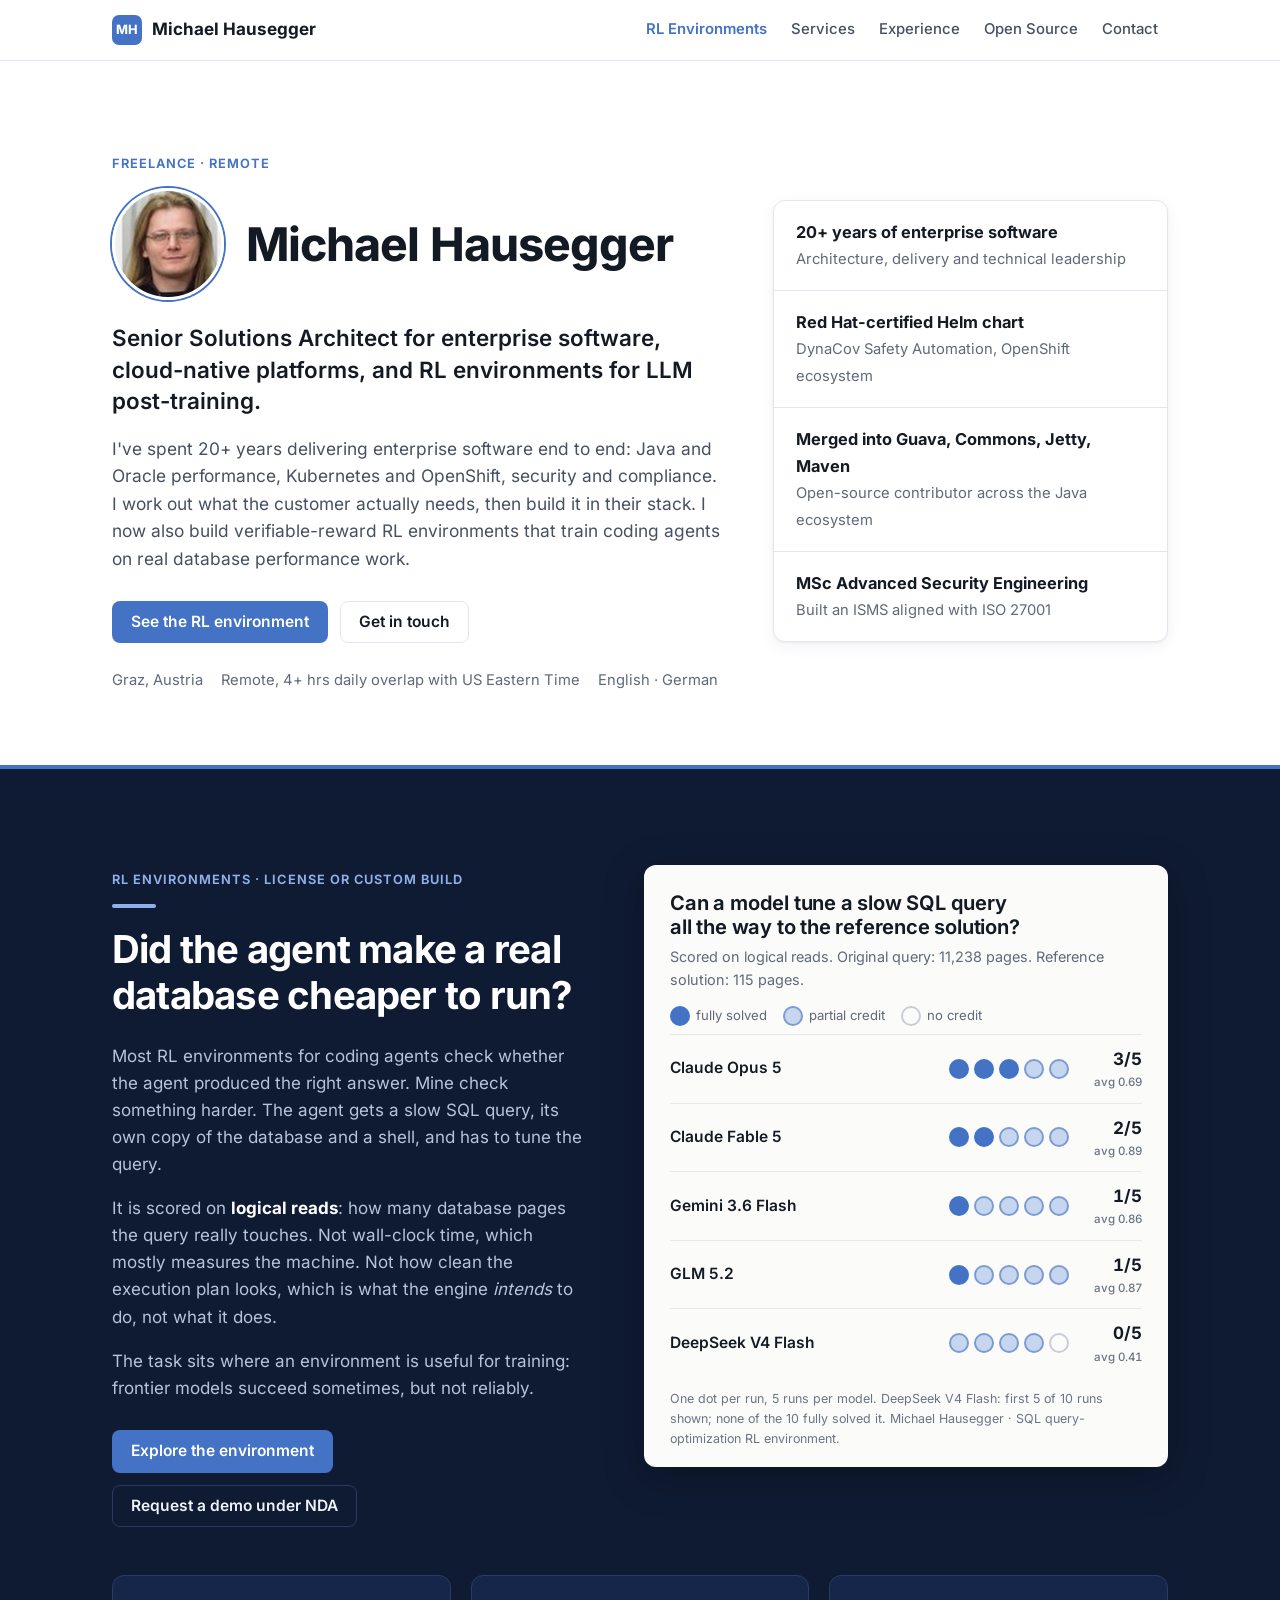
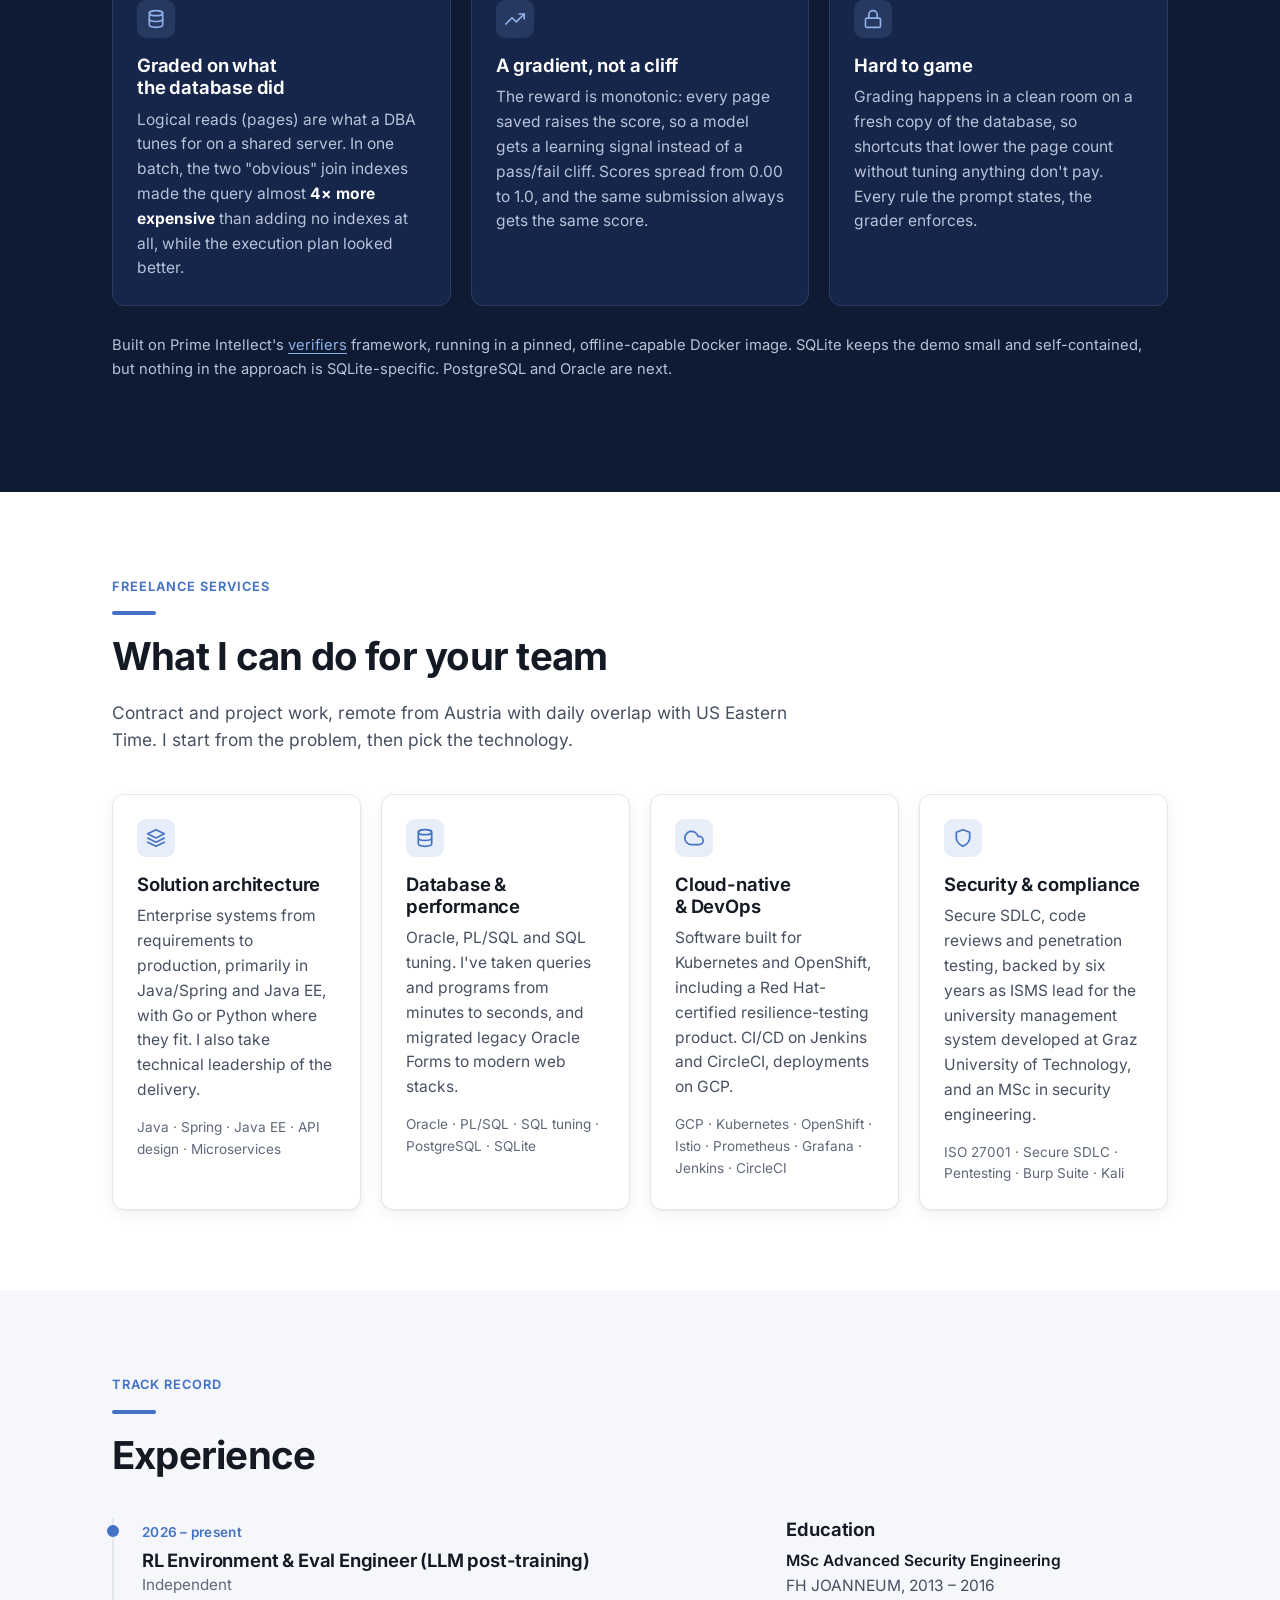
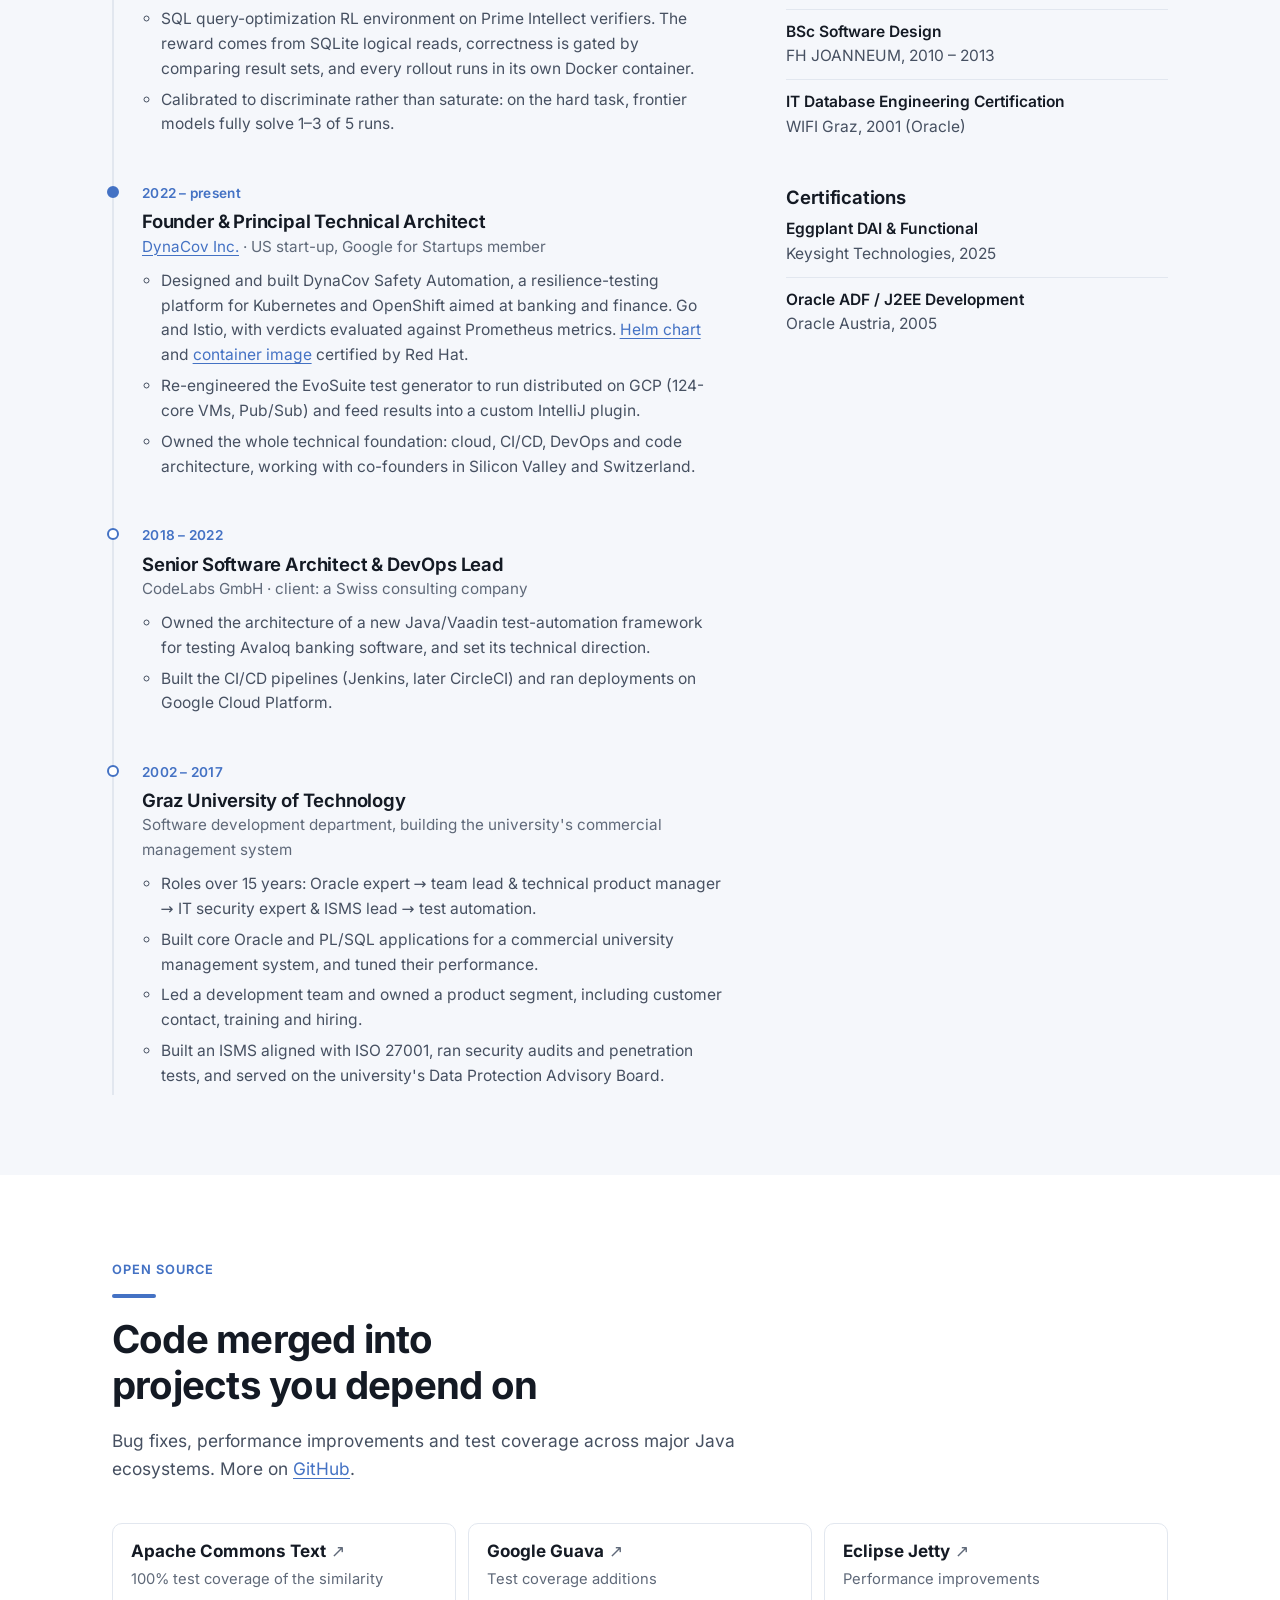
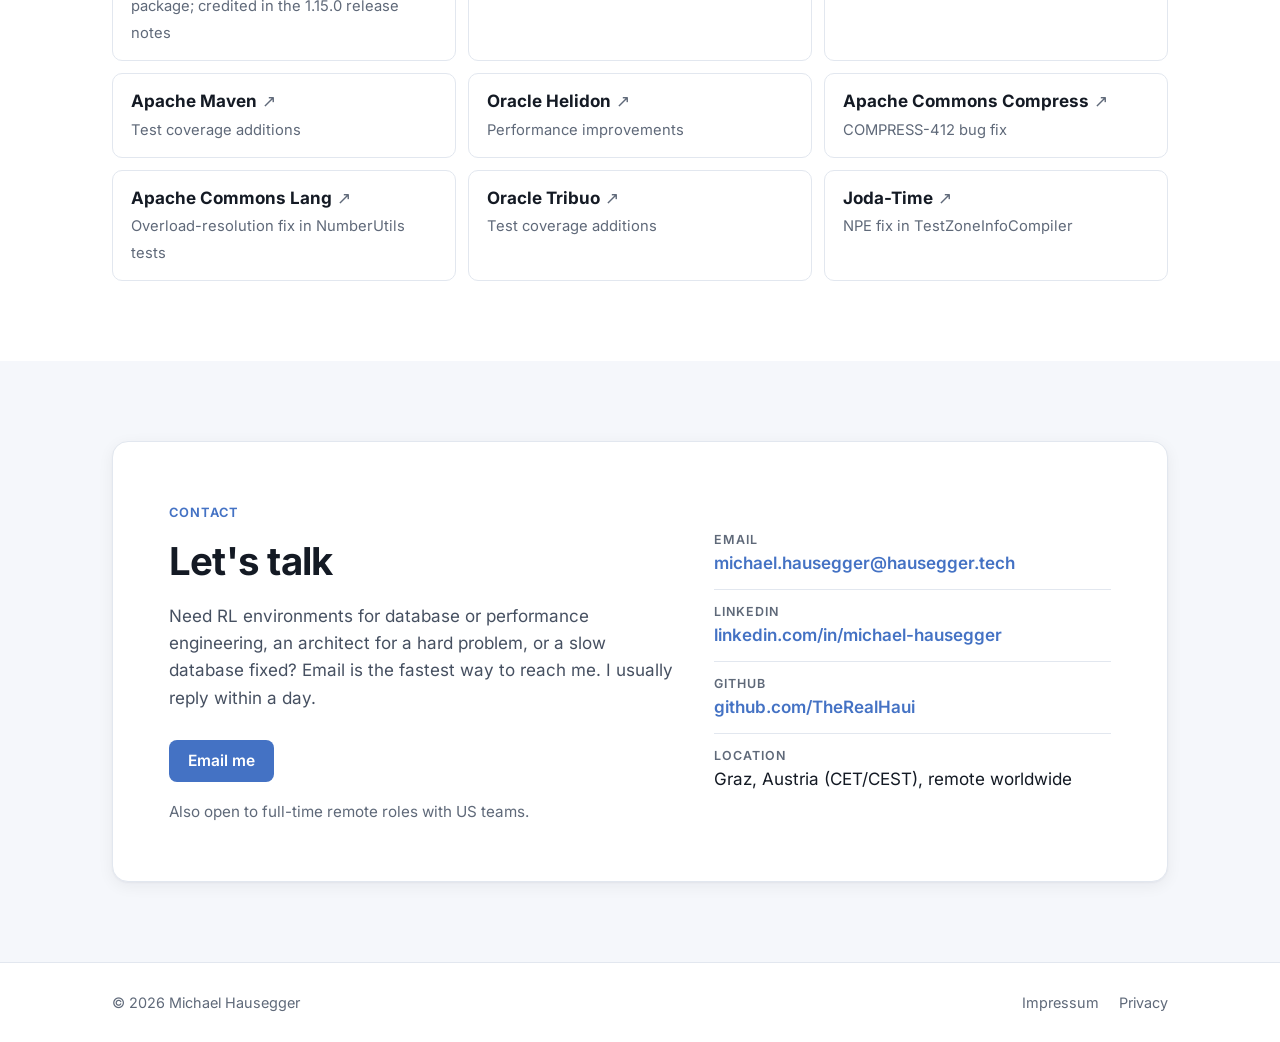
<file: index.html>
<!DOCTYPE html>
<html lang="en">
<head>
  <meta charset="utf-8">
  <meta name="viewport" content="width=device-width, initial-scale=1">
  <title>Michael Hausegger · Solutions Architect &amp; RL Environments</title>
  <meta name="description" content="Senior Solutions Architect with 20+ years in enterprise software, Oracle performance, cloud-native platforms and security. Builds verifiable-reward RL environments that train coding agents on real database performance engineering.">
  <link rel="canonical" href="https://hausegger.tech/">
  <meta name="theme-color" content="#4472c4">
  <link rel="icon" href="assets/img/favicon.svg" type="image/svg+xml">

  <!-- Open Graph / Twitter: LinkedIn is the main traffic source, so the share card matters.
       og:image must be an absolute URL or LinkedIn ignores it. -->
  <meta property="og:type" content="website">
  <meta property="og:url" content="https://hausegger.tech/">
  <meta property="og:title" content="Michael Hausegger · Solutions Architect &amp; RL Environments">
  <meta property="og:description" content="RL environments that grade what the database actually did, built by a 20-year enterprise architect. Freelance, remote, 4+ hrs daily overlap with US Eastern.">
  <meta property="og:image" content="https://hausegger.tech/assets/img/og-image.png">
  <meta property="og:image:width" content="1200">
  <meta property="og:image:height" content="630">
  <meta name="twitter:card" content="summary_large_image">

  <link rel="preload" href="assets/fonts/inter-latin-var.woff2" as="font" type="font/woff2" crossorigin>
  <link rel="stylesheet" href="assets/css/style.css">

  <script type="application/ld+json">
  {
    "@context": "https://schema.org",
    "@graph": [
      {
        "@type": "Person",
        "@id": "https://hausegger.tech/#person",
        "name": "Michael Hausegger",
        "jobTitle": "Senior Solutions Architect",
        "image": "https://hausegger.tech/assets/img/michael-hausegger.jpg",
        "url": "https://hausegger.tech/",
        "email": "mailto:michael.hausegger@hausegger.tech",
        "address": { "@type": "PostalAddress", "addressLocality": "Graz", "addressCountry": "AT" },
        "alumniOf": "FH JOANNEUM University of Applied Sciences",
        "knowsAbout": ["Reinforcement learning environments", "LLM evaluation", "SQL performance tuning", "Oracle Database", "Java", "Kubernetes", "OpenShift", "Information security", "ISO 27001"],
        "sameAs": ["https://www.linkedin.com/in/michael-hausegger/", "https://github.com/TheRealHaui"]
      },
      {
        "@type": "ProfessionalService",
        "name": "Michael Hausegger — IT Architecture & RL Environments",
        "url": "https://hausegger.tech/",
        "founder": { "@id": "https://hausegger.tech/#person" },
        "areaServed": "Worldwide",
        "serviceType": ["RL environment development", "Solution architecture", "Database performance tuning", "Cloud-native consulting", "Security consulting"]
      }
    ]
  }
  </script>
</head>
<body>
  <a class="skip-link" href="#main">Skip to content</a>

  <header class="site-header">
    <div class="container">
      <a class="brand" href="#top" aria-label="Michael Hausegger, home">
        <span class="brand-mark" aria-hidden="true">MH</span>
        <span class="brand-name">Michael Hausegger</span>
      </a>
      <nav class="site-nav" aria-label="Main">
        <ul>
          <li><a class="nav-rl" href="#rl">RL Environments</a></li>
          <li class="nav-optional"><a href="#services">Services</a></li>
          <li class="nav-optional"><a href="#experience">Experience</a></li>
          <li class="nav-optional"><a href="#open-source">Open Source</a></li>
          <li><a href="#contact">Contact</a></li>
        </ul>
      </nav>
    </div>
  </header>

  <main id="main">
    <!-- ================= Hero ================= -->
    <section class="hero" id="top">
      <div class="container hero-grid">
        <div>
          <span class="eyebrow">Freelance · Remote</span>
          <div class="hero-id">
            <img class="portrait" src="assets/img/michael-hausegger.jpg" alt="Portrait of Michael Hausegger" width="112" height="112">
            <h1>Michael Hausegger</h1>
          </div>
          <p class="role">Senior Solutions Architect for enterprise software, cloud-native platforms, and RL environments for LLM post-training.</p>
          <p class="lead">I've spent 20+ years delivering enterprise software end to end: Java and Oracle performance, Kubernetes and OpenShift, security and compliance. I work out what the customer actually needs, then build it in their stack. I now also build verifiable-reward RL environments that train coding agents on real database performance work.</p>
          <div class="btn-row">
            <a class="btn btn-primary" href="#rl">See the RL environment</a>
            <a class="btn btn-ghost" href="#contact">Get in touch</a>
          </div>
          <div class="meta">
            <span>Graz, Austria</span>
            <span>Remote, 4+ hrs daily overlap with US Eastern Time</span>
            <span>English · German</span>
          </div>
        </div>
        <ul class="facts">
          <li><strong>20+ years of enterprise software</strong><span>Architecture, delivery and technical leadership</span></li>
          <li><strong>Red Hat-certified Helm chart</strong><span>DynaCov Safety Automation, OpenShift ecosystem</span></li>
          <li><strong>Merged into Guava, Commons, Jetty, Maven</strong><span>Open-source contributor across the Java ecosystem</span></li>
          <li><strong>MSc Advanced Security Engineering</strong><span>Built an ISMS aligned with ISO 27001</span></li>
        </ul>
      </div>
    </section>

    <!-- ================= RL Environments (the featured section) ================= -->
    <section class="band" id="rl" aria-labelledby="rl-title">
      <div class="container">
        <div class="band-intro">
          <div class="copy">
            <div class="section-head tight">
              <span class="eyebrow">RL Environments · License or custom build</span>
              <h2 id="rl-title">Did the agent make a real database cheaper to run?</h2>
            </div>
            <p>Most RL environments for coding agents check whether the agent produced the right answer. Mine check something harder. The agent gets a slow SQL query, its own copy of the database and a shell, and has to tune the query.</p>
            <p>It is scored on <strong class="hl">logical reads</strong>: how many database pages the query really touches. Not wall-clock time, which mostly measures the machine. Not how clean the execution plan looks, which is what the engine <em>intends</em> to do, not what it does.</p>
            <p>The task sits where an environment is useful for training: frontier models succeed sometimes, but not reliably.</p>
            <div class="btn-row mt">
              <a class="btn btn-primary" href="rl-environments.html">Explore the environment</a>
              <a class="btn btn-ghost" href="mailto:michael.hausegger@hausegger.tech?subject=RL%20environment%20demo%20under%20NDA">Request a demo under NDA</a>
            </div>
          </div>

          <!-- Task 2 results. One dot per run, sorted best-first. DeepSeek V4 Flash shows the first 5
               completed rollouts of its 10-rollout run (865a5b88) so the chart matches the LinkedIn post.
               Source: verifiers eval runs (screenshots in assets/img/evals/). -->
          <figure class="chart">
            <h3>Can a model tune a slow SQL query all the way to the reference solution?</h3>
            <p class="sub">Scored on logical reads. Original query: 11,238 pages. Reference solution: 115 pages.</p>
            <div class="legend" aria-hidden="true">
              <span><i class="dot full"></i> fully solved</span>
              <span><i class="dot partial"></i> partial credit</span>
              <span><i class="dot"></i> no credit</span>
            </div>
            <ul class="chart-rows">
              <li class="chart-row">
                <span class="sr-only">Claude Opus 5: 3 of 5 runs fully solved, mean reward 0.69</span>
                <span class="model" aria-hidden="true">Claude Opus 5</span>
                <span class="dots" aria-hidden="true"><i class="dot full" title="1.00"></i><i class="dot full" title="1.00"></i><i class="dot full" title="1.00"></i><i class="dot partial" title="0.24"></i><i class="dot partial" title="0.24"></i></span>
                <span class="score" aria-hidden="true">3/5<span class="avg">avg 0.69</span></span>
              </li>
              <li class="chart-row">
                <span class="sr-only">Claude Fable 5: 2 of 5 runs fully solved, mean reward 0.89</span>
                <span class="model" aria-hidden="true">Claude Fable 5</span>
                <span class="dots" aria-hidden="true"><i class="dot full" title="1.00"></i><i class="dot full" title="1.00"></i><i class="dot partial" title="0.86"></i><i class="dot partial" title="0.86"></i><i class="dot partial" title="0.75"></i></span>
                <span class="score" aria-hidden="true">2/5<span class="avg">avg 0.89</span></span>
              </li>
              <li class="chart-row">
                <span class="sr-only">Gemini 3.6 Flash: 1 of 5 runs fully solved, mean reward 0.86</span>
                <span class="model" aria-hidden="true">Gemini 3.6 Flash</span>
                <span class="dots" aria-hidden="true"><i class="dot full" title="1.00"></i><i class="dot partial" title="0.86"></i><i class="dot partial" title="0.83"></i><i class="dot partial" title="0.83"></i><i class="dot partial" title="0.75"></i></span>
                <span class="score" aria-hidden="true">1/5<span class="avg">avg 0.86</span></span>
              </li>
              <li class="chart-row">
                <span class="sr-only">GLM 5.2: 1 of 5 runs fully solved, mean reward 0.87</span>
                <span class="model" aria-hidden="true">GLM 5.2</span>
                <span class="dots" aria-hidden="true"><i class="dot full" title="1.00"></i><i class="dot partial" title="0.87"></i><i class="dot partial" title="0.86"></i><i class="dot partial" title="0.85"></i><i class="dot partial" title="0.75"></i></span>
                <span class="score" aria-hidden="true">1/5<span class="avg">avg 0.87</span></span>
              </li>
              <li class="chart-row">
                <span class="sr-only">DeepSeek V4 Flash: 0 of 5 runs fully solved, mean reward 0.41</span>
                <span class="model" aria-hidden="true">DeepSeek V4 Flash</span>
                <span class="dots" aria-hidden="true"><i class="dot partial" title="0.80"></i><i class="dot partial" title="0.80"></i><i class="dot partial" title="0.24"></i><i class="dot partial" title="0.24"></i><i class="dot" title="0.00"></i></span>
                <span class="score" aria-hidden="true">0/5<span class="avg">avg 0.41</span></span>
              </li>
            </ul>
            <figcaption class="foot">One dot per run, 5 runs per model. DeepSeek V4 Flash: first 5 of 10 runs shown; none of the 10 fully solved it. Michael Hausegger · SQL query-optimization RL environment.</figcaption>
          </figure>
        </div>

        <div class="cards cols-3">
          <article class="card">
            <div class="card-icon" aria-hidden="true"><svg viewBox="0 0 24 24" fill="none" stroke="currentColor" stroke-width="2" stroke-linecap="round" stroke-linejoin="round"><ellipse cx="12" cy="5" rx="8" ry="3"/><path d="M4 5v14c0 1.7 3.6 3 8 3s8-1.3 8-3V5"/><path d="M4 12c0 1.7 3.6 3 8 3s8-1.3 8-3"/></svg></div>
            <h3>Graded on what the database did</h3>
            <p>Logical reads (pages) are what a DBA tunes for on a shared server. In one batch, the two "obvious" join indexes made the query almost <strong class="hl">4× more expensive</strong> than adding no indexes at all, while the execution plan looked better.</p>
          </article>
          <article class="card">
            <div class="card-icon" aria-hidden="true"><svg viewBox="0 0 24 24" fill="none" stroke="currentColor" stroke-width="2" stroke-linecap="round" stroke-linejoin="round"><path d="m23 6-9.5 9.5-5-5L1 18"/><path d="M17 6h6v6"/></svg></div>
            <h3>A gradient, not a cliff</h3>
            <p>The reward is monotonic: every page saved raises the score, so a model gets a learning signal instead of a pass/fail cliff. Scores spread from 0.00 to 1.0, and the same submission always gets the same score.</p>
          </article>
          <article class="card">
            <div class="card-icon" aria-hidden="true"><svg viewBox="0 0 24 24" fill="none" stroke="currentColor" stroke-width="2" stroke-linecap="round" stroke-linejoin="round"><rect x="3" y="11" width="18" height="11" rx="2"/><path d="M7 11V7a5 5 0 0 1 10 0v4"/></svg></div>
            <h3>Hard to game</h3>
            <p>Grading happens in a clean room on a fresh copy of the database, so shortcuts that lower the page count without tuning anything don't pay. Every rule the prompt states, the grader enforces.</p>
          </article>
        </div>

        <p class="band-note">Built on Prime Intellect's <a href="https://github.com/PrimeIntellect-ai/verifiers">verifiers</a> framework, running in a pinned, offline-capable Docker image. SQLite keeps the demo small and self-contained, but nothing in the approach is SQLite-specific. PostgreSQL and Oracle are next.</p>
      </div>
    </section>

    <!-- ================= Services ================= -->
    <section class="section" id="services" aria-labelledby="services-title">
      <div class="container">
        <div class="section-head">
          <span class="eyebrow">Freelance services</span>
          <h2 id="services-title">What I can do for your team</h2>
          <p>Contract and project work, remote from Austria with daily overlap with US Eastern Time. I start from the problem, then pick the technology.</p>
        </div>
        <div class="cards cols-4">
          <article class="card">
            <div class="card-icon" aria-hidden="true"><svg viewBox="0 0 24 24" fill="none" stroke="currentColor" stroke-width="2" stroke-linecap="round" stroke-linejoin="round"><path d="M12 2 2 7l10 5 10-5-10-5z"/><path d="m2 17 10 5 10-5"/><path d="m2 12 10 5 10-5"/></svg></div>
            <h3>Solution architecture</h3>
            <p>Enterprise systems from requirements to production, primarily in Java/Spring and Java EE, with Go or Python where they fit. I also take technical leadership of the delivery.</p>
            <p class="tags">Java · Spring · Java EE · API design · Microservices</p>
          </article>
          <article class="card">
            <div class="card-icon" aria-hidden="true"><svg viewBox="0 0 24 24" fill="none" stroke="currentColor" stroke-width="2" stroke-linecap="round" stroke-linejoin="round"><ellipse cx="12" cy="5" rx="8" ry="3"/><path d="M4 5v14c0 1.7 3.6 3 8 3s8-1.3 8-3V5"/><path d="M4 12c0 1.7 3.6 3 8 3s8-1.3 8-3"/></svg></div>
            <h3>Database &amp; performance</h3>
            <p>Oracle, PL/SQL and SQL tuning. I've taken queries and programs from minutes to seconds, and migrated legacy Oracle Forms to modern web stacks.</p>
            <p class="tags">Oracle · PL/SQL · SQL tuning · PostgreSQL · SQLite</p>
          </article>
          <article class="card">
            <div class="card-icon" aria-hidden="true"><svg viewBox="0 0 24 24" fill="none" stroke="currentColor" stroke-width="2" stroke-linecap="round" stroke-linejoin="round"><path d="M18 10h-1.26A8 8 0 1 0 9 20h9a5 5 0 0 0 0-10z"/></svg></div>
            <h3>Cloud-native &amp; DevOps</h3>
            <p>Software built for Kubernetes and OpenShift, including a Red Hat-certified resilience-testing product. CI/CD on Jenkins and CircleCI, deployments on GCP.</p>
            <p class="tags">GCP · Kubernetes · OpenShift · Istio · Prometheus · Grafana · Jenkins · CircleCI</p>
          </article>
          <article class="card">
            <div class="card-icon" aria-hidden="true"><svg viewBox="0 0 24 24" fill="none" stroke="currentColor" stroke-width="2" stroke-linecap="round" stroke-linejoin="round"><path d="M12 22s8-4 8-10V5l-8-3-8 3v7c0 6 8 10 8 10z"/></svg></div>
            <h3>Security &amp; compliance</h3>
            <p>Secure SDLC, code reviews and penetration testing, backed by six years as ISMS lead for the university management system developed at Graz University of Technology, and an MSc in security engineering.</p>
            <p class="tags">ISO 27001 · Secure SDLC · Pentesting · Burp Suite · Kali</p>
          </article>
        </div>
      </div>
    </section>

    <!-- ================= Experience ================= -->
    <section class="section section-alt" id="experience" aria-labelledby="experience-title">
      <div class="container">
        <div class="section-head">
          <span class="eyebrow">Track record</span>
          <h2 id="experience-title">Experience</h2>
        </div>
        <div class="two-col">
          <ol class="timeline">
            <li class="current">
              <span class="when">2026 – present</span>
              <h3>RL Environment &amp; Eval Engineer (LLM post-training)</h3>
              <div class="org">Independent</div>
              <ul>
                <li>SQL query-optimization RL environment on Prime Intellect verifiers. The reward comes from SQLite logical reads, correctness is gated by comparing result sets, and every rollout runs in its own Docker container.</li>
                <li>Calibrated to discriminate rather than saturate: on the hard task, frontier models fully solve 1–3 of 5 runs.</li>
              </ul>
            </li>
            <li class="current">
              <span class="when">2022 – present</span>
              <h3>Founder &amp; Principal Technical Architect</h3>
              <div class="org"><a href="https://www.safetyautomation.ai/">DynaCov Inc.</a> · US start-up, Google for Startups member</div>
              <ul>
                <li>Designed and built DynaCov Safety Automation, a resilience-testing platform for Kubernetes and OpenShift aimed at banking and finance. Go and Istio, with verdicts evaluated against Prometheus metrics. <a href="https://github.com/openshift-helm-charts/charts/pull/3125">Helm chart</a> and <a href="https://catalog.redhat.com/en/software/container-stacks/detail/69cd46f81b5d2953b1b5d7d4#overview">container image</a> certified by Red Hat.</li>
                <li>Re-engineered the EvoSuite test generator to run distributed on GCP (124-core VMs, Pub/Sub) and feed results into a custom IntelliJ plugin.</li>
                <li>Owned the whole technical foundation: cloud, CI/CD, DevOps and code architecture, working with co-founders in Silicon Valley and Switzerland.</li>
              </ul>
            </li>
            <li>
              <span class="when">2018 – 2022</span>
              <h3>Senior Software Architect &amp; DevOps Lead</h3>
              <div class="org">CodeLabs GmbH · client: a Swiss consulting company</div>
              <ul>
                <li>Owned the architecture of a new Java/Vaadin test-automation framework for testing Avaloq banking software, and set its technical direction.</li>
                <li>Built the CI/CD pipelines (Jenkins, later CircleCI) and ran deployments on Google Cloud Platform.</li>
              </ul>
            </li>
            <li>
              <span class="when">2002 – 2017</span>
              <h3>Graz University of Technology</h3>
              <div class="org">Software development department, building the university's commercial management system</div>
              <ul>
                <li>Roles over 15 years: Oracle expert → team lead &amp; technical product manager → IT security expert &amp; ISMS lead → test automation.</li>
                <li>Built core Oracle and PL/SQL applications for a commercial university management system, and tuned their performance.</li>
                <li>Led a development team and owned a product segment, including customer contact, training and hiring.</li>
                <li>Built an ISMS aligned with ISO 27001, ran security audits and penetration tests, and served on the university's Data Protection Advisory Board.</li>
              </ul>
            </li>
          </ol>

          <aside class="side">
            <div class="block">
              <h3>Education</h3>
              <ul>
                <li><strong>MSc Advanced Security Engineering</strong>FH JOANNEUM, 2013 – 2016</li>
                <li><strong>BSc Software Design</strong>FH JOANNEUM, 2010 – 2013</li>
                <li><strong>IT Database Engineering Certification</strong>WIFI Graz, 2001 (Oracle)</li>
              </ul>
            </div>
            <div class="block">
              <h3>Certifications</h3>
              <ul>
                <li><strong>Eggplant DAI &amp; Functional</strong>Keysight Technologies, 2025</li>
                <li><strong>Oracle ADF / J2EE Development</strong>Oracle Austria, 2005</li>
              </ul>
            </div>
          </aside>
        </div>
      </div>
    </section>

    <!-- ================= Open source ================= -->
    <section class="section" id="open-source" aria-labelledby="oss-title">
      <div class="container">
        <div class="section-head">
          <span class="eyebrow">Open source</span>
          <h2 id="oss-title">Code merged into projects you depend on</h2>
          <p>Bug fixes, performance improvements and test coverage across major Java ecosystems. More on <a href="https://github.com/TheRealHaui">GitHub</a>.</p>
        </div>
        <ul class="oss">
          <li><a href="https://github.com/apache/commons-text/pull/728"><strong>Apache Commons Text</strong></a><span>100% test coverage of the similarity package; credited in the 1.15.0 release notes</span></li>
          <li><a href="https://github.com/google/guava/pull/2825"><strong>Google Guava</strong></a><span>Test coverage additions</span></li>
          <li><a href="https://github.com/jetty/jetty.project/pull/3657"><strong>Eclipse Jetty</strong></a><span>Performance improvements</span></li>
          <li><a href="https://github.com/apache/maven/pull/11470"><strong>Apache Maven</strong></a><span>Test coverage additions</span></li>
          <li><a href="https://github.com/helidon-io/helidon/pull/711"><strong>Oracle Helidon</strong></a><span>Performance improvements</span></li>
          <li><a href="https://github.com/apache/commons-compress/pull/35"><strong>Apache Commons Compress</strong></a><span>COMPRESS-412 bug fix</span></li>
          <li><a href="https://github.com/apache/commons-lang/pull/1506"><strong>Apache Commons Lang</strong></a><span>Overload-resolution fix in NumberUtils tests</span></li>
          <li><a href="https://github.com/oracle/tribuo/pull/415"><strong>Oracle Tribuo</strong></a><span>Test coverage additions</span></li>
          <li><a href="https://github.com/JodaOrg/joda-time/pull/438"><strong>Joda-Time</strong></a><span>NPE fix in TestZoneInfoCompiler</span></li>
        </ul>
      </div>
    </section>

    <!-- ================= Contact ================= -->
    <section class="section section-alt" id="contact" aria-labelledby="contact-title">
      <div class="container">
        <div class="contact-card">
          <div>
            <span class="eyebrow">Contact</span>
            <h2 id="contact-title">Let's talk</h2>
            <p class="muted">Need RL environments for database or performance engineering, an architect for a hard problem, or a slow database fixed? Email is the fastest way to reach me. I usually reply within a day.</p>
            <div class="btn-row mt">
              <a class="btn btn-primary" href="mailto:michael.hausegger@hausegger.tech">Email me</a>
            </div>
            <!-- Deliberately one quiet line: a loud "hire me" would undercut the freelance/vendor positioning. -->
            <p class="also">Also open to full-time remote roles with US teams.</p>
          </div>
          <ul class="contact-links">
            <li><span class="label">Email</span><a href="mailto:michael.hausegger@hausegger.tech">michael.hausegger@hausegger.tech</a></li>
            <li><span class="label">LinkedIn</span><a href="https://www.linkedin.com/in/michael-hausegger/">linkedin.com/in/michael-hausegger</a></li>
            <li><span class="label">GitHub</span><a href="https://github.com/TheRealHaui">github.com/TheRealHaui</a></li>
            <li><span class="label">Location</span><span>Graz, Austria (CET/CEST), remote worldwide</span></li>
          </ul>
        </div>
      </div>
    </section>
  </main>

  <footer class="site-footer">
    <div class="container">
      <span>© 2026 Michael Hausegger</span>
      <nav aria-label="Legal">
        <a href="impressum.html">Impressum</a>
        <a href="privacy.html">Privacy</a>
      </nav>
    </div>
  </footer>

  <!-- GoatCounter: cookieless, no personal data stored, so no consent banner is needed.
       count.js is self-hosted so the only third-party request is the page-view ping itself.
       It skips localhost automatically, so local previews are never counted. -->
  <script data-goatcounter="https://hausegger.goatcounter.com/count" async src="assets/js/count.js"></script>
</body>
</html>
</file>
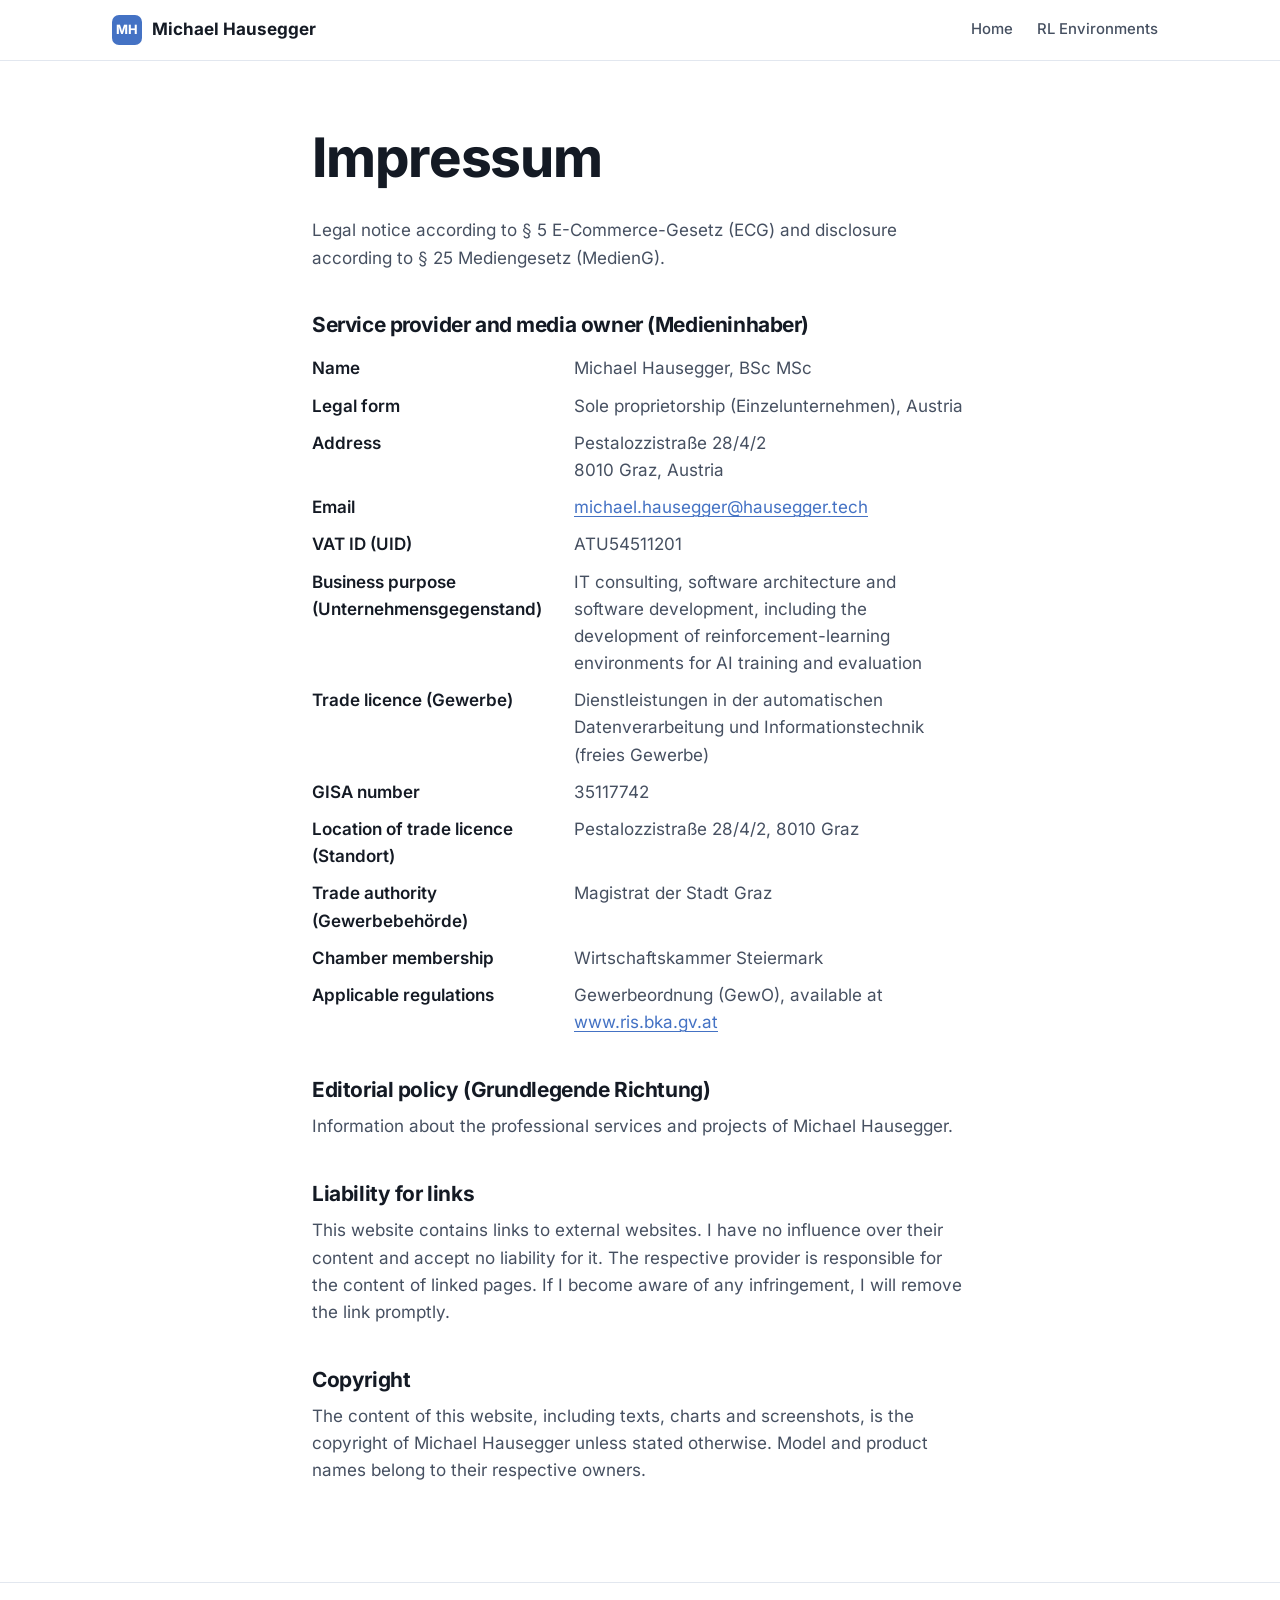
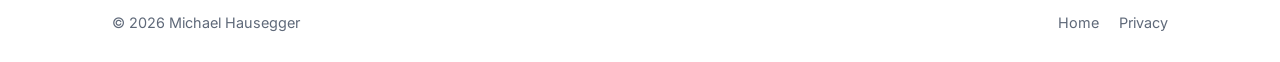
<file: impressum.html>
<!DOCTYPE html>
<html lang="en">
<head>
  <meta charset="utf-8">
  <meta name="viewport" content="width=device-width, initial-scale=1">
  <title>Impressum · Michael Hausegger</title>
  <meta name="description" content="Legal notice (Impressum) for hausegger.tech according to § 5 ECG and § 25 MedienG.">
  <link rel="canonical" href="https://hausegger.tech/impressum.html">
  <meta name="theme-color" content="#4472c4">
  <link rel="icon" href="assets/img/favicon.svg" type="image/svg+xml">
  <link rel="stylesheet" href="assets/css/style.css">
</head>
<body>
  <header class="site-header">
    <div class="container">
      <a class="brand" href="./" aria-label="Michael Hausegger, home">
        <span class="brand-mark" aria-hidden="true">MH</span>
        <span class="brand-name">Michael Hausegger</span>
      </a>
      <nav class="site-nav" aria-label="Main">
        <ul><li><a href="./">Home</a></li><li><a href="rl-environments.html">RL Environments</a></li></ul>
      </nav>
    </div>
  </header>

  <!--
    Required by Austrian law for a commercial website: § 5 E-Commerce-Gesetz (ECG) and
    § 25 Mediengesetz (MedienG). Written in English for the international audience; the legal
    terms stay in German in parentheses so Austrian readers recognise them.
    Items marked TODO need the owner's real data before publishing.
  -->
  <main id="main" class="legal">
    <div class="container prose">
      <h1>Impressum</h1>
      <p>Legal notice according to § 5 E-Commerce-Gesetz (ECG) and disclosure according to § 25 Mediengesetz (MedienG).</p>

      <h2>Service provider and media owner (Medieninhaber)</h2>
      <dl>
        <dt>Name</dt><dd>Michael Hausegger, BSc MSc</dd>
        <dt>Legal form</dt><dd>Sole proprietorship (Einzelunternehmen), Austria</dd>
        <dt>Address</dt><dd>Pestalozzistraße 28/4/2<br>8010 Graz, Austria</dd>
        <dt>Email</dt><dd><a href="mailto:michael.hausegger@hausegger.tech">michael.hausegger@hausegger.tech</a></dd>
        <dt>VAT ID (UID)</dt><dd>ATU54511201</dd>
        <dt>Business purpose (Unternehmensgegenstand)</dt><dd>IT consulting, software architecture and software development, including the development of reinforcement-learning environments for AI training and evaluation</dd>
        <!-- Wording and GISA number copied verbatim from the official GISA extract (Stichtag 22.09.2022).
             Trade authority = the one at the CURRENT Standort (Graz is a Statutarstadt, so Magistrat
             Graz); BH Voitsberg only issued the original 2022 registration before the move. -->
        <dt>Trade licence (Gewerbe)</dt><dd>Dienstleistungen in der automatischen Datenverarbeitung und Informationstechnik (freies Gewerbe)</dd>
        <dt>GISA number</dt><dd>35117742</dd>
        <dt>Location of trade licence (Standort)</dt><dd>Pestalozzistraße 28/4/2, 8010 Graz</dd>
        <dt>Trade authority (Gewerbebehörde)</dt><dd>Magistrat der Stadt Graz</dd>
        <dt>Chamber membership</dt><dd>Wirtschaftskammer Steiermark</dd>
        <dt>Applicable regulations</dt><dd>Gewerbeordnung (GewO), available at <a href="https://www.ris.bka.gv.at/">www.ris.bka.gv.at</a></dd>
      </dl>

      <h2>Editorial policy (Grundlegende Richtung)</h2>
      <p>Information about the professional services and projects of Michael Hausegger.</p>

      <h2>Liability for links</h2>
      <p>This website contains links to external websites. I have no influence over their content and accept no liability for it. The respective provider is responsible for the content of linked pages. If I become aware of any infringement, I will remove the link promptly.</p>

      <h2>Copyright</h2>
      <p>The content of this website, including texts, charts and screenshots, is the copyright of Michael Hausegger unless stated otherwise. Model and product names belong to their respective owners.</p>
    </div>
  </main>

  <footer class="site-footer">
    <div class="container">
      <span>© 2026 Michael Hausegger</span>
      <nav aria-label="Legal"><a href="./">Home</a><a href="privacy.html">Privacy</a></nav>
    </div>
  </footer>
</body>
</html>
</file>
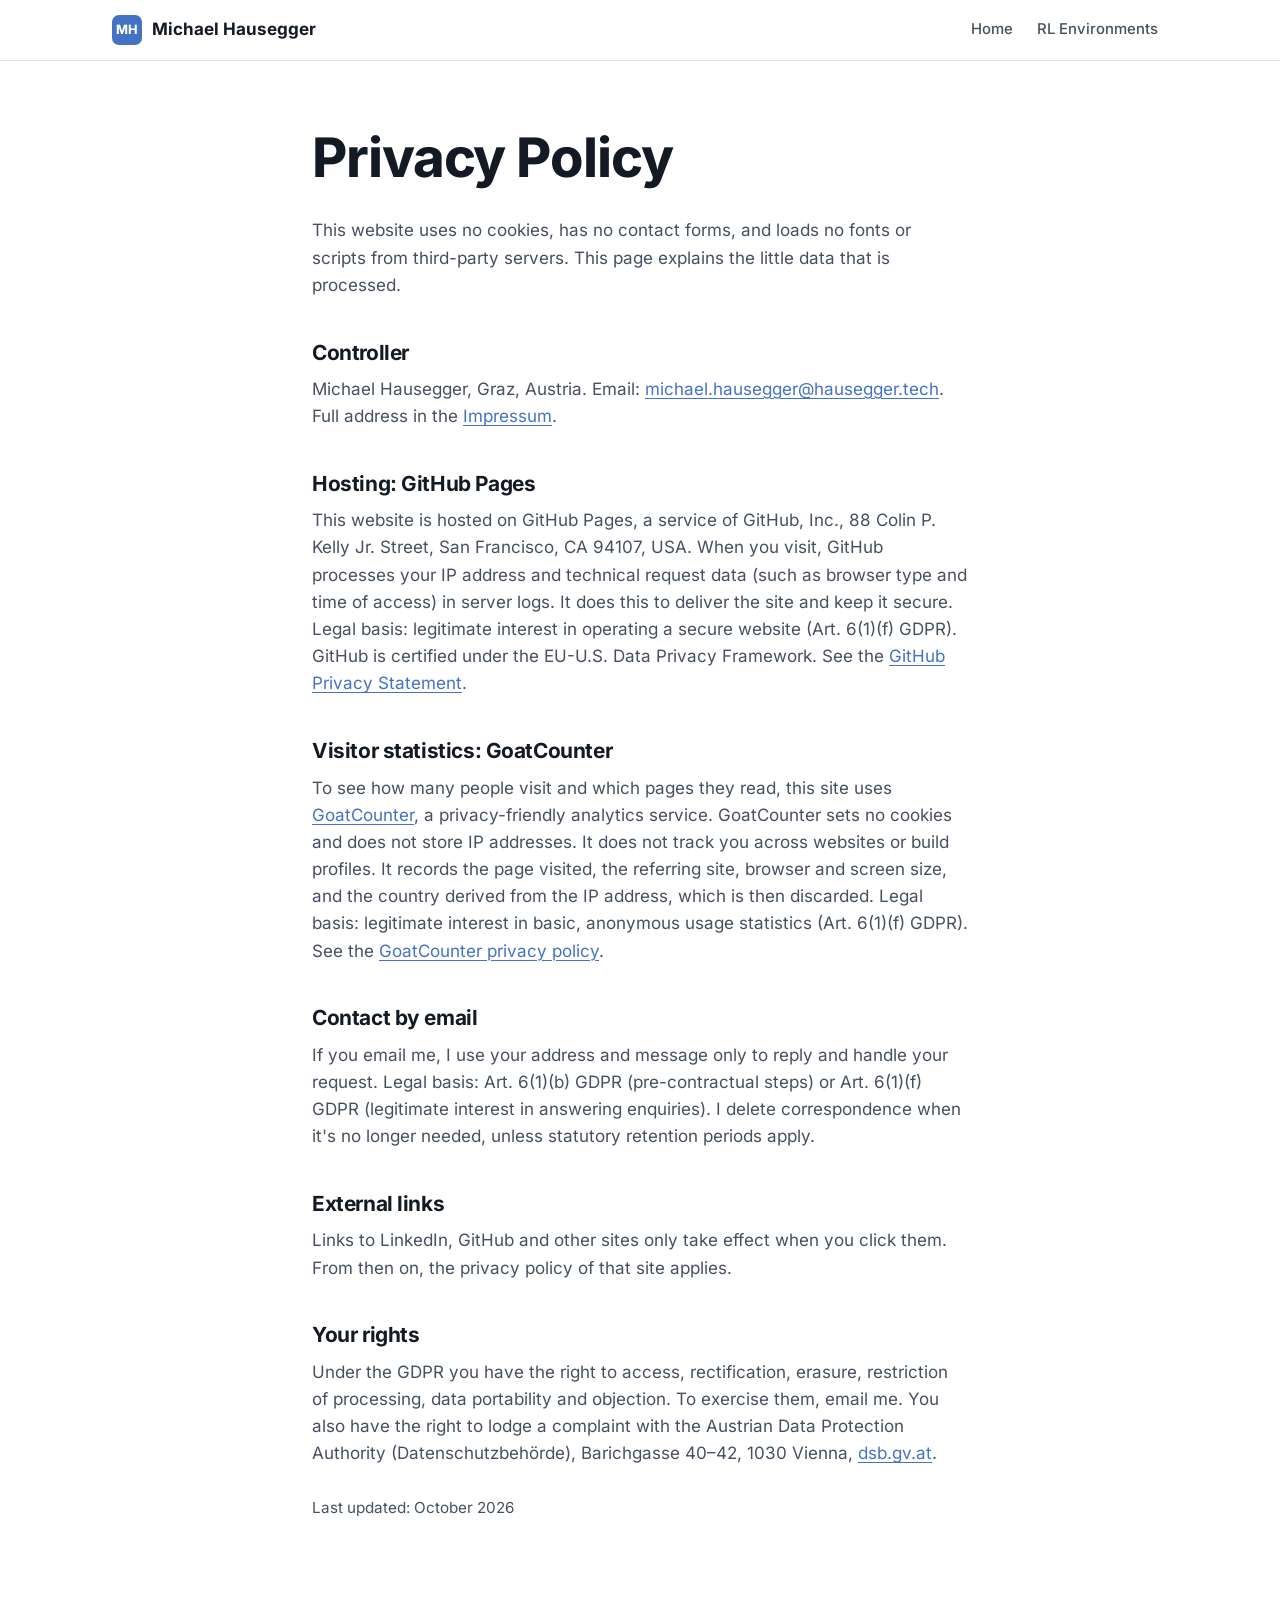
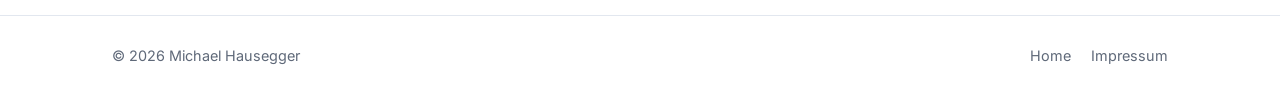
<file: privacy.html>
<!DOCTYPE html>
<html lang="en">
<head>
  <meta charset="utf-8">
  <meta name="viewport" content="width=device-width, initial-scale=1">
  <title>Privacy Policy · Michael Hausegger</title>
  <meta name="description" content="Privacy policy for hausegger.tech: no cookies, cookieless analytics, hosting on GitHub Pages.">
  <link rel="canonical" href="https://hausegger.tech/privacy.html">
  <meta name="theme-color" content="#4472c4">
  <link rel="icon" href="assets/img/favicon.svg" type="image/svg+xml">
  <link rel="stylesheet" href="assets/css/style.css">
</head>
<body>
  <header class="site-header">
    <div class="container">
      <a class="brand" href="./" aria-label="Michael Hausegger, home">
        <span class="brand-mark" aria-hidden="true">MH</span>
        <span class="brand-name">Michael Hausegger</span>
      </a>
      <nav class="site-nav" aria-label="Main">
        <ul><li><a href="./">Home</a></li><li><a href="rl-environments.html">RL Environments</a></li></ul>
      </nav>
    </div>
  </header>

  <!--
    GDPR Art. 13 information. Kept short on purpose: the site was designed so that there is
    little to disclose (no cookies, no forms, self-hosted fonts and scripts). If anything is
    added later — a contact form, embedded video, Google Analytics — this page must change too.
  -->
  <main id="main" class="legal">
    <div class="container prose">
      <h1>Privacy Policy</h1>
      <p>This website uses no cookies, has no contact forms, and loads no fonts or scripts from third-party servers. This page explains the little data that is processed.</p>

      <h2>Controller</h2>
      <p>Michael Hausegger, Graz, Austria. Email: <a href="mailto:michael.hausegger@hausegger.tech">michael.hausegger@hausegger.tech</a>. Full address in the <a href="impressum.html">Impressum</a>.</p>

      <h2>Hosting: GitHub Pages</h2>
      <p>This website is hosted on GitHub Pages, a service of GitHub, Inc., 88 Colin P. Kelly Jr. Street, San Francisco, CA 94107, USA. When you visit, GitHub processes your IP address and technical request data (such as browser type and time of access) in server logs. It does this to deliver the site and keep it secure. Legal basis: legitimate interest in operating a secure website (Art. 6(1)(f) GDPR). GitHub is certified under the EU-U.S. Data Privacy Framework. See the <a href="https://docs.github.com/en/site-policy/privacy-policies/github-general-privacy-statement">GitHub Privacy Statement</a>.</p>

      <h2>Visitor statistics: GoatCounter</h2>
      <p>To see how many people visit and which pages they read, this site uses <a href="https://www.goatcounter.com/">GoatCounter</a>, a privacy-friendly analytics service. GoatCounter sets no cookies and does not store IP addresses. It does not track you across websites or build profiles. It records the page visited, the referring site, browser and screen size, and the country derived from the IP address, which is then discarded. Legal basis: legitimate interest in basic, anonymous usage statistics (Art. 6(1)(f) GDPR). See the <a href="https://www.goatcounter.com/help/privacy">GoatCounter privacy policy</a>.</p>

      <h2>Contact by email</h2>
      <p>If you email me, I use your address and message only to reply and handle your request. Legal basis: Art. 6(1)(b) GDPR (pre-contractual steps) or Art. 6(1)(f) GDPR (legitimate interest in answering enquiries). I delete correspondence when it's no longer needed, unless statutory retention periods apply.</p>

      <h2>External links</h2>
      <p>Links to LinkedIn, GitHub and other sites only take effect when you click them. From then on, the privacy policy of that site applies.</p>

      <h2>Your rights</h2>
      <p>Under the GDPR you have the right to access, rectification, erasure, restriction of processing, data portability and objection. To exercise them, email me. You also have the right to lodge a complaint with the Austrian Data Protection Authority (Datenschutzbehörde), Barichgasse 40–42, 1030 Vienna, <a href="https://www.dsb.gv.at/">dsb.gv.at</a>.</p>

      <p class="fine-print">Last updated: October 2026</p>
    </div>
  </main>

  <footer class="site-footer">
    <div class="container">
      <span>© 2026 Michael Hausegger</span>
      <nav aria-label="Legal"><a href="./">Home</a><a href="impressum.html">Impressum</a></nav>
    </div>
  </footer>
</body>
</html>
</file>
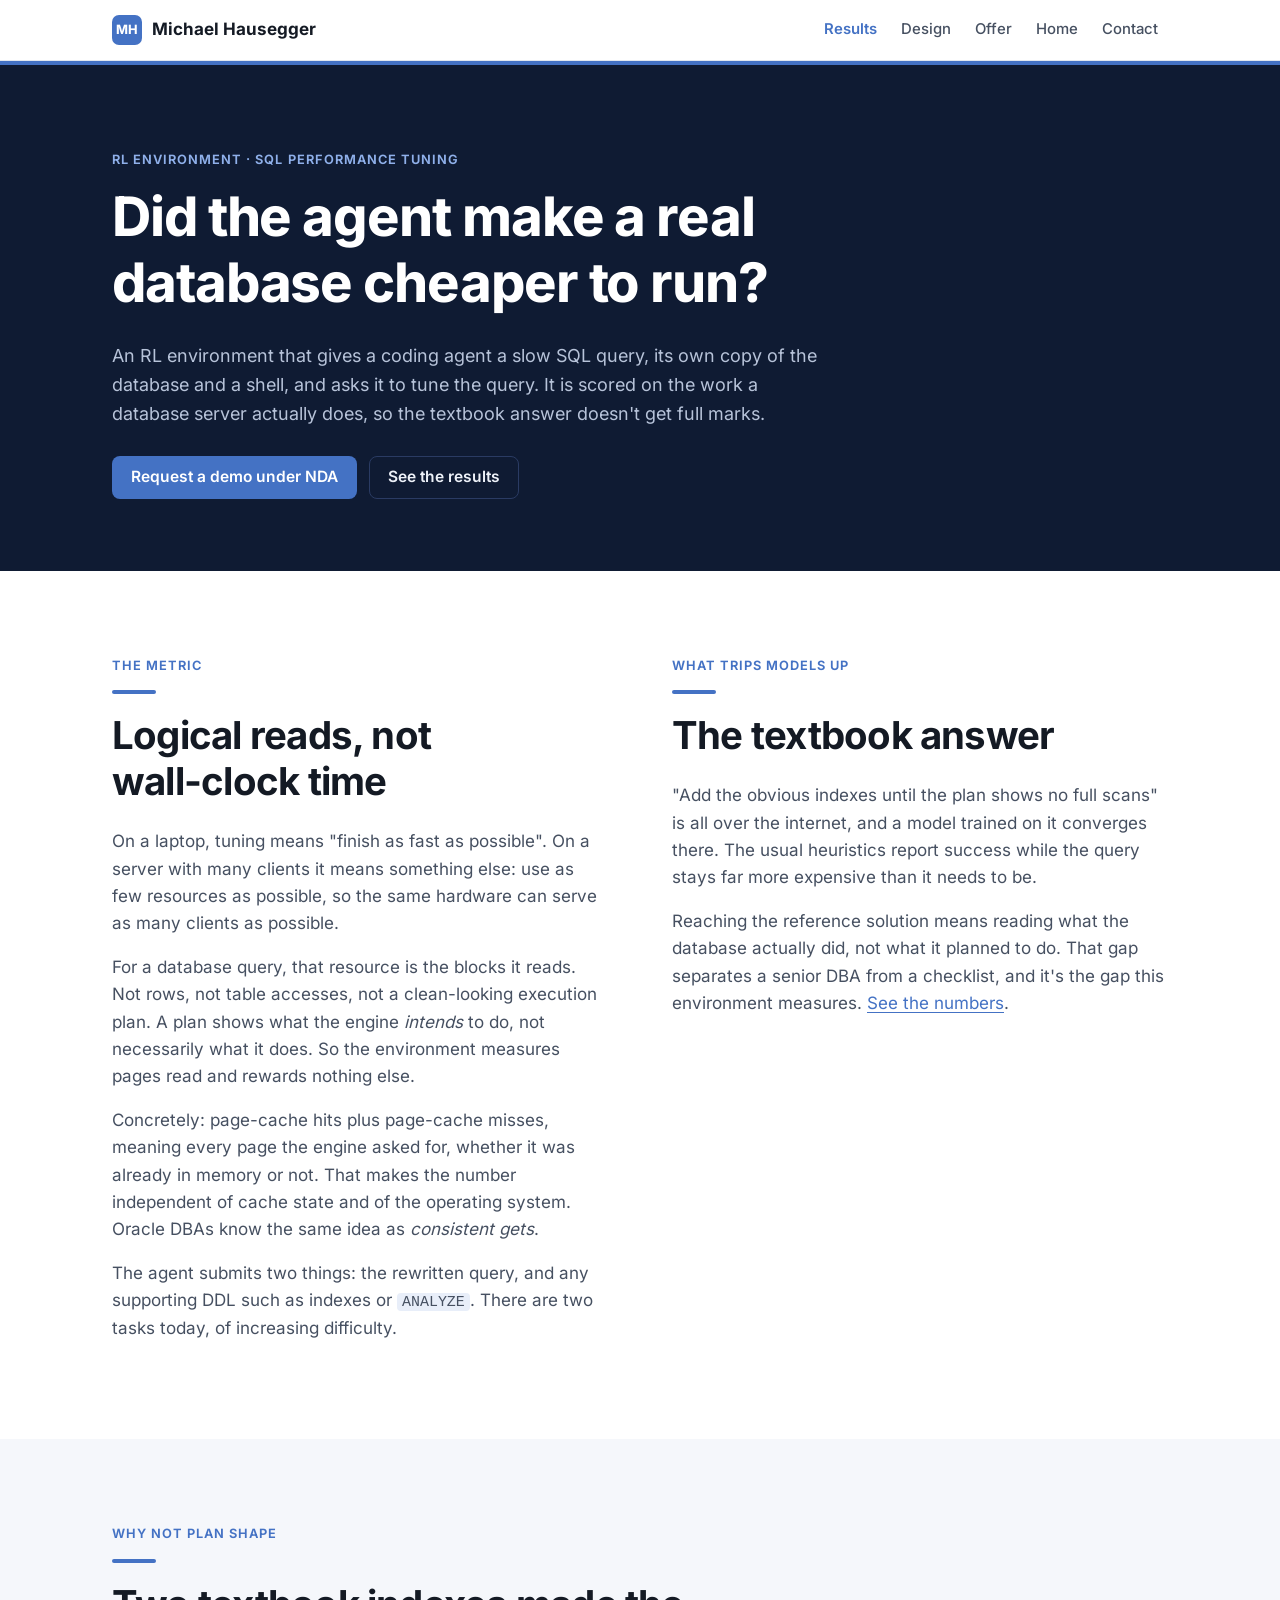
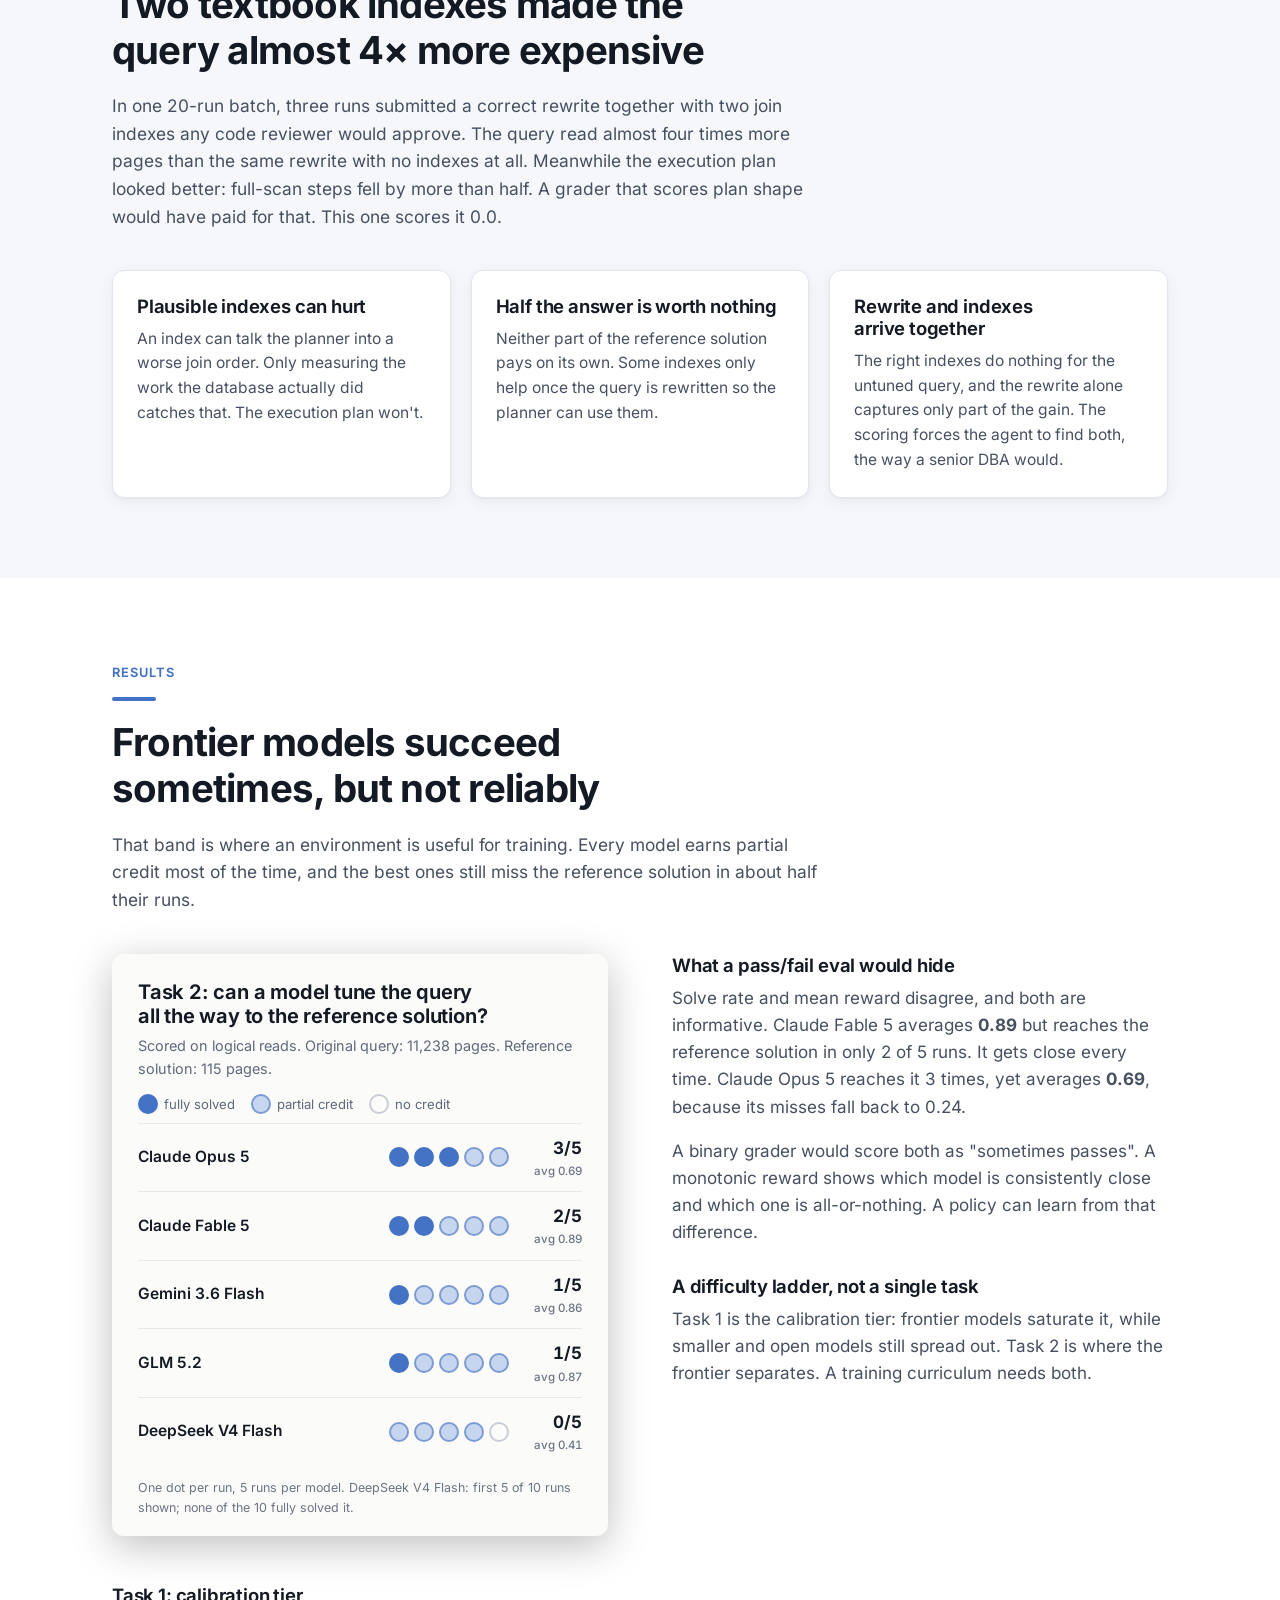
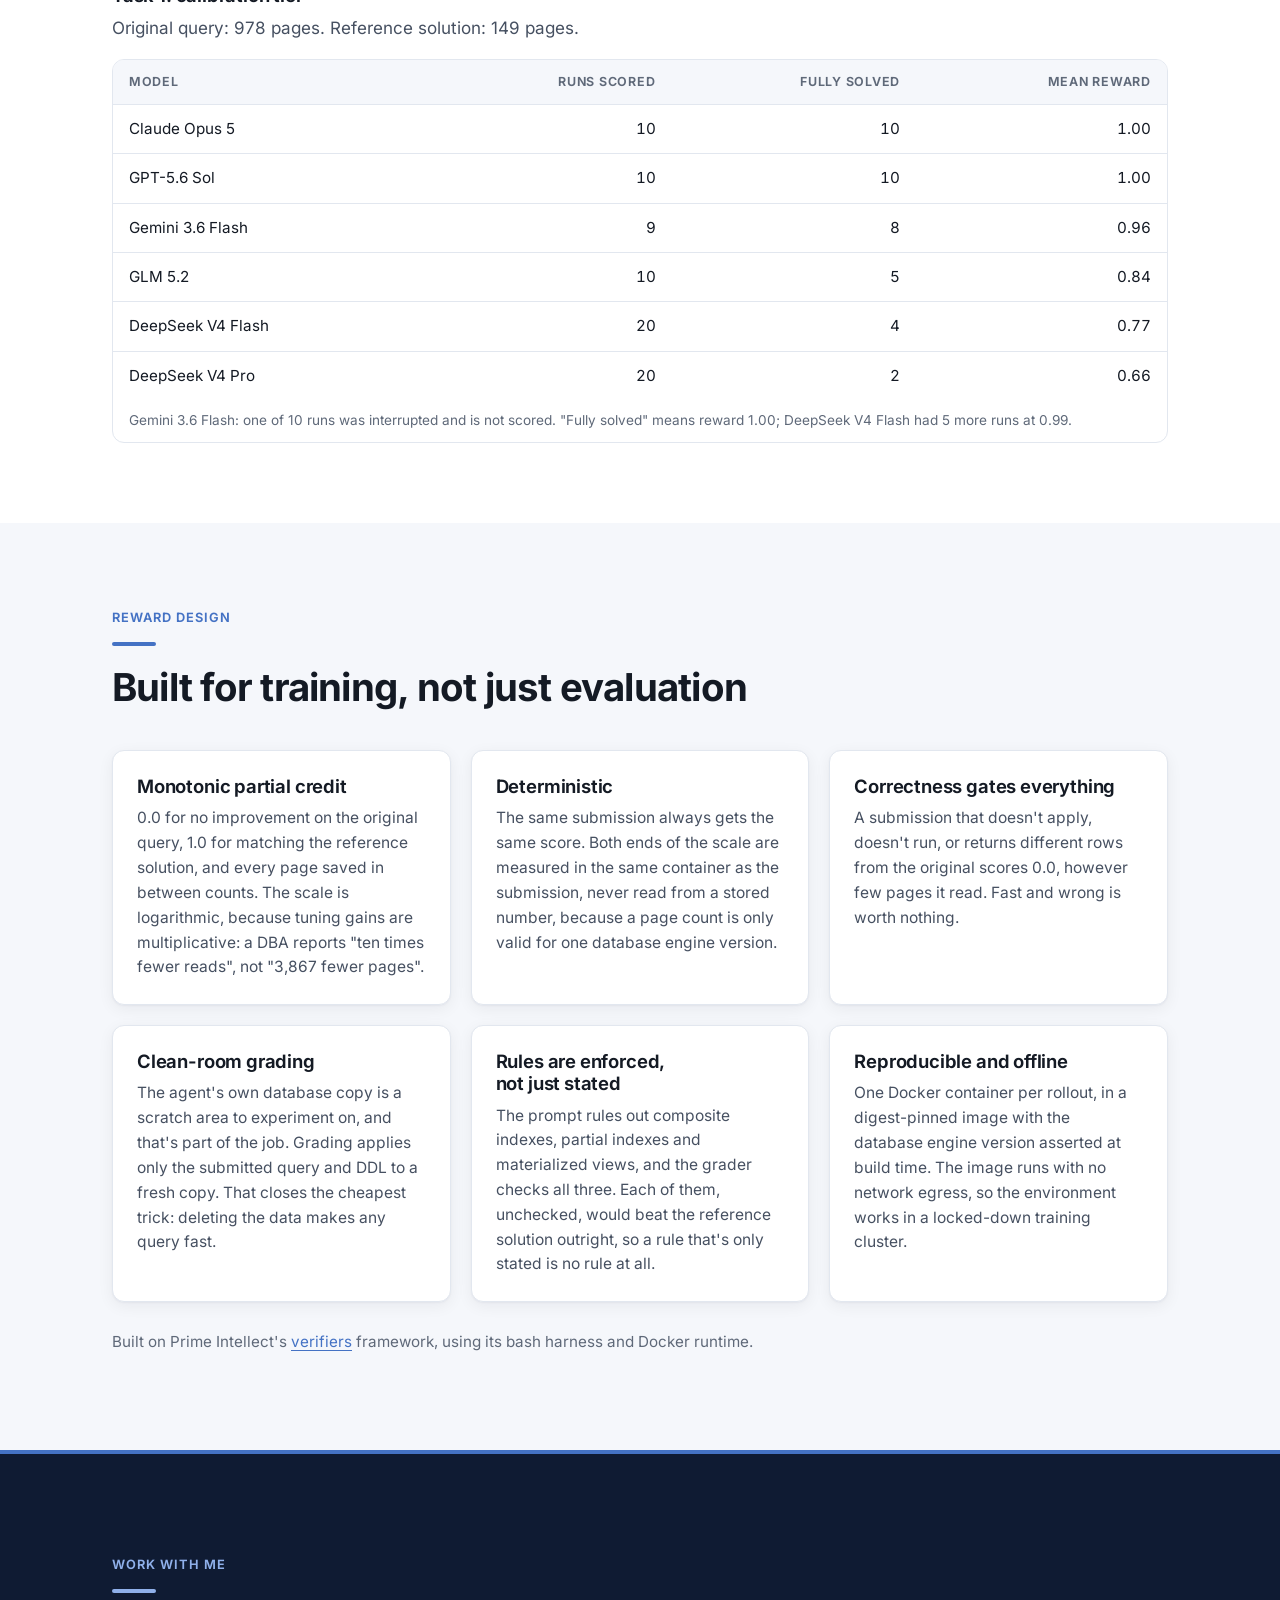
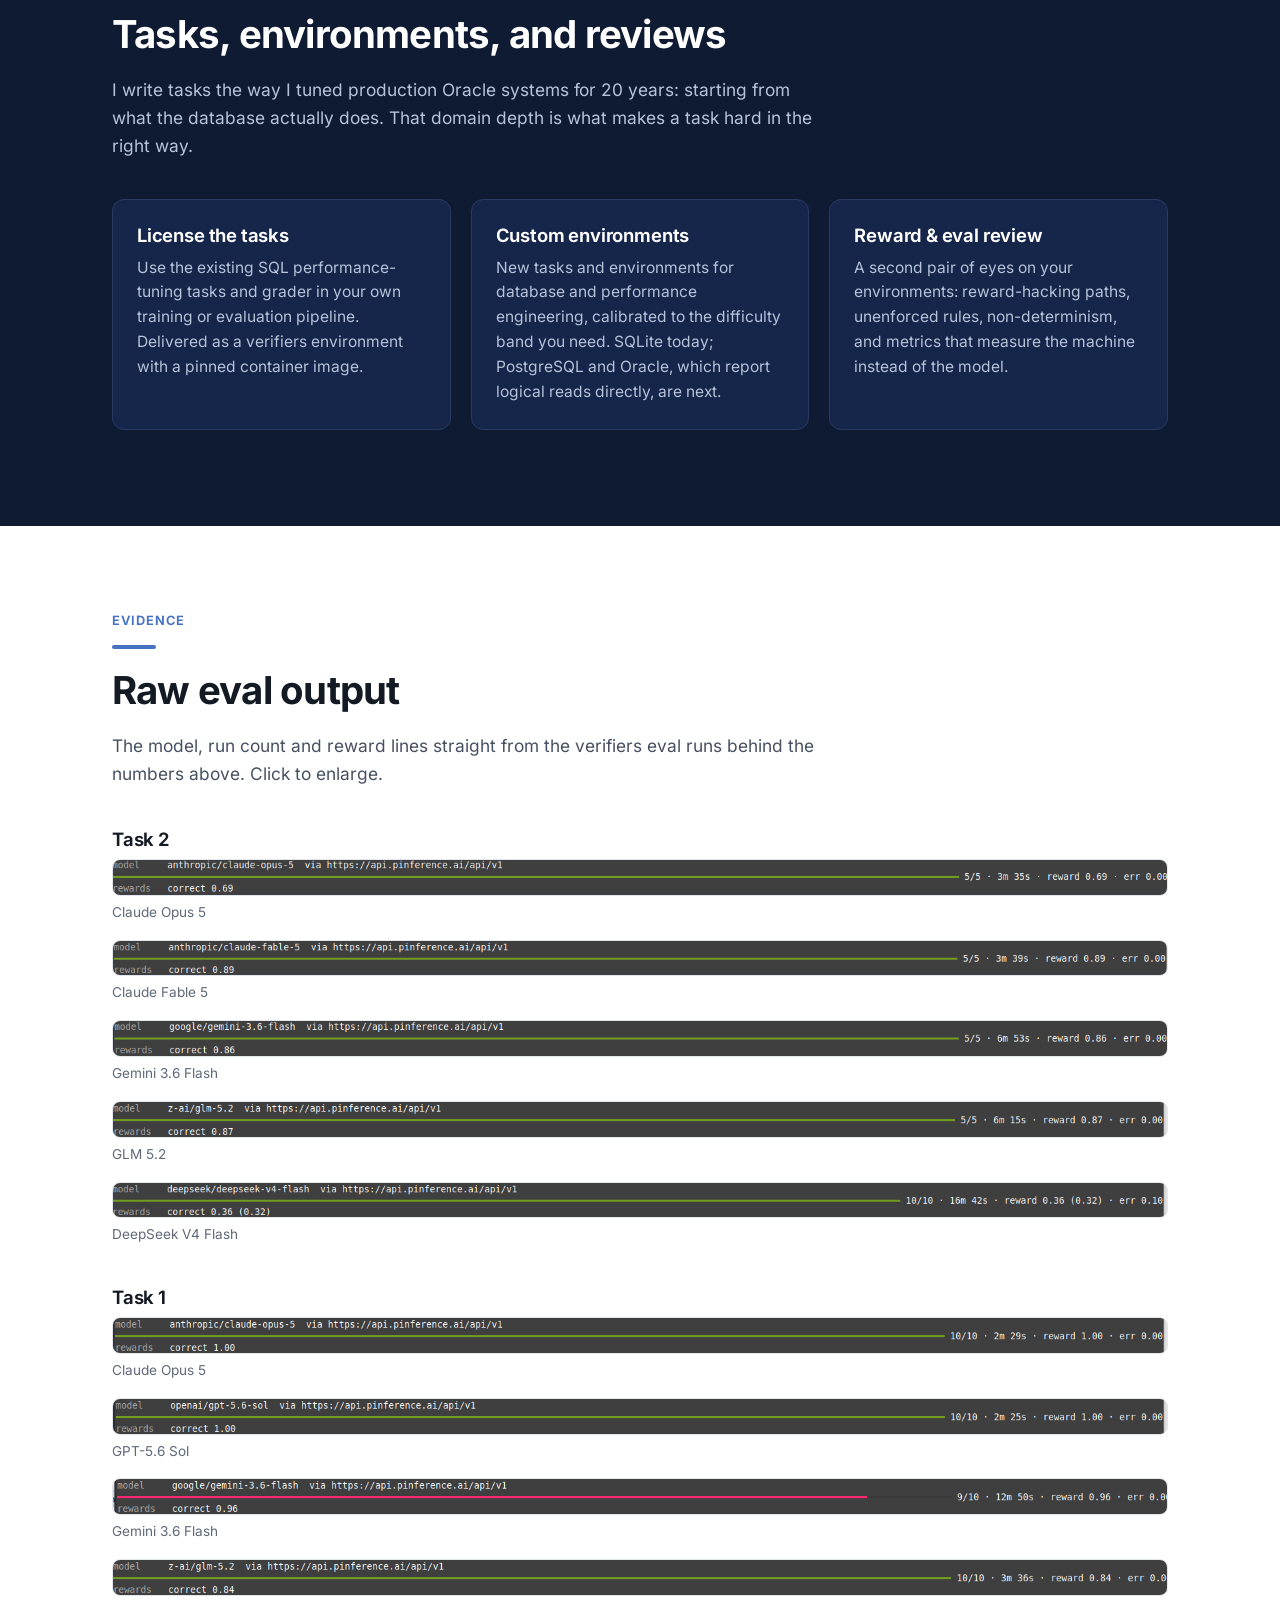
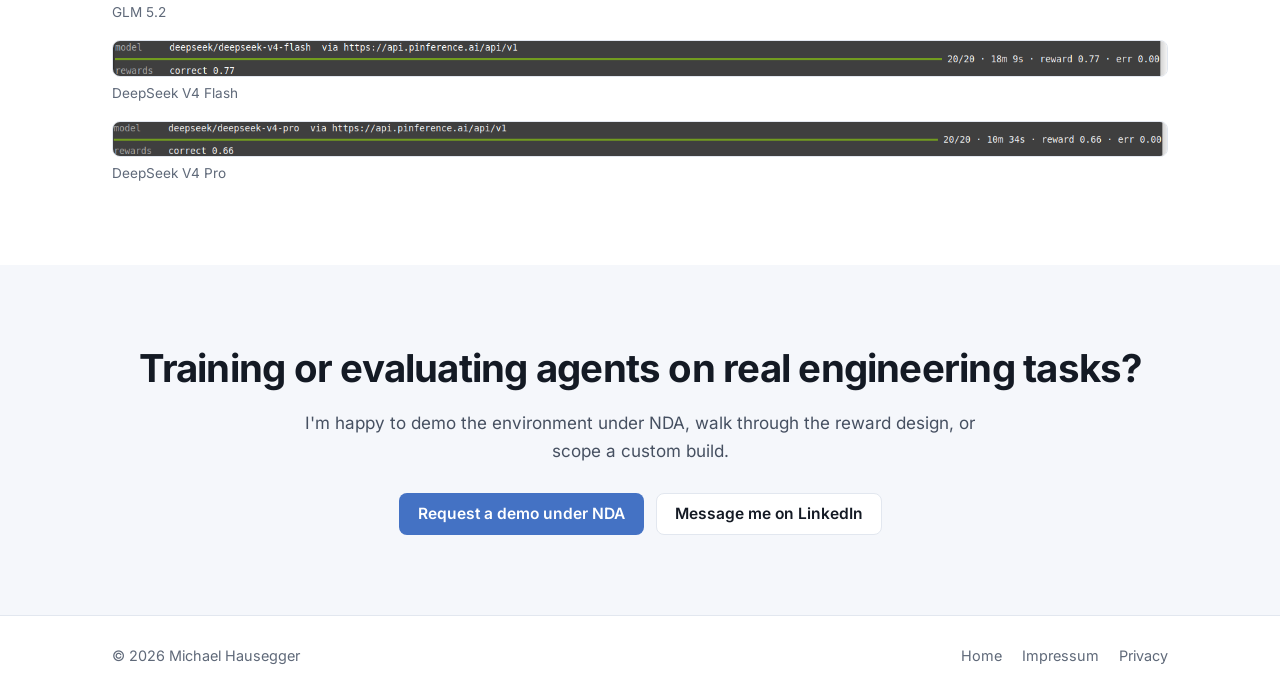
<file: rl-environments.html>
<!DOCTYPE html>
<html lang="en">
<head>
  <meta charset="utf-8">
  <meta name="viewport" content="width=device-width, initial-scale=1">
  <title>SQL Tuning RL Environment · Michael Hausegger</title>
  <meta name="description" content="An RL environment that gives coding agents a slow SQL query and scores them on logical reads, not wall-clock time or plan shape. Monotonic partial credit, clean-room grading, results on current frontier models.">
  <link rel="canonical" href="https://hausegger.tech/rl-environments.html">
  <meta name="theme-color" content="#4472c4">
  <link rel="icon" href="assets/img/favicon.svg" type="image/svg+xml">

  <meta property="og:type" content="article">
  <meta property="og:url" content="https://hausegger.tech/rl-environments.html">
  <meta property="og:title" content="Can a model tune a slow SQL query all the way to the reference solution?">
  <meta property="og:description" content="An RL environment scored on logical reads. Frontier models fully solve it 1–3 times in 5. Available to license or as a custom build.">
  <meta property="og:image" content="https://hausegger.tech/assets/img/og-image.png">
  <meta property="og:image:width" content="1200">
  <meta property="og:image:height" content="630">
  <meta name="twitter:card" content="summary_large_image">

  <link rel="preload" href="assets/fonts/inter-latin-var.woff2" as="font" type="font/woff2" crossorigin>
  <link rel="stylesheet" href="assets/css/style.css">
</head>
<body>
  <a class="skip-link" href="#main">Skip to content</a>

  <header class="site-header">
    <div class="container">
      <a class="brand" href="./" aria-label="Michael Hausegger, home">
        <span class="brand-mark" aria-hidden="true">MH</span>
        <span class="brand-name">Michael Hausegger</span>
      </a>
      <nav class="site-nav" aria-label="Main">
        <ul>
          <li><a class="nav-rl" href="#results">Results</a></li>
          <li class="nav-optional"><a href="#design">Design</a></li>
          <li class="nav-optional"><a href="#offer">Offer</a></li>
          <li class="nav-optional"><a href="./">Home</a></li>
          <li><a href="#contact">Contact</a></li>
        </ul>
      </nav>
    </div>
  </header>

  <main id="main">
    <!--
      CONFIDENTIALITY: the environment's source and internal docs are proprietary and shared
      only under NDA. The owner approved publishing the design rationale and the measurements
      below (2026-10-20). Still never published here: source code, prompts, fixture files,
      local paths, per-run costs, or Prime Intellect trace URLs.
    -->
    <section class="band page-hero">
      <div class="container">
        <span class="eyebrow">RL environment · SQL performance tuning</span>
        <h1>Did the agent make a real database cheaper to run?</h1>
        <p class="lead">An RL environment that gives a coding agent a slow SQL query, its own copy of the database and a shell, and asks it to tune the query. It is scored on the work a database server actually does, so the textbook answer doesn't get full marks.</p>
        <div class="btn-row mt">
          <a class="btn btn-primary" href="mailto:michael.hausegger@hausegger.tech?subject=RL%20environment%20demo%20under%20NDA">Request a demo under NDA</a>
          <a class="btn btn-ghost" href="#results">See the results</a>
        </div>
      </div>
    </section>

    <!-- ================= Why logical reads ================= -->
    <section class="section" id="metric" aria-labelledby="metric-title">
      <div class="container split">
        <div class="prose">
          <div class="section-head tight">
            <span class="eyebrow">The metric</span>
            <h2 id="metric-title">Logical reads, not wall-clock time</h2>
          </div>
          <p>On a laptop, tuning means "finish as fast as possible". On a server with many clients it means something else: use as few resources as possible, so the same hardware can serve as many clients as possible.</p>
          <p>For a database query, that resource is the blocks it reads. Not rows, not table accesses, not a clean-looking execution plan. A plan shows what the engine <em>intends</em> to do, not necessarily what it does. So the environment measures pages read and rewards nothing else.</p>
          <p>Concretely: page-cache hits plus page-cache misses, meaning every page the engine asked for, whether it was already in memory or not. That makes the number independent of cache state and of the operating system. Oracle DBAs know the same idea as <em>consistent gets</em>.</p>
          <p>The agent submits two things: the rewritten query, and any supporting DDL such as indexes or <code>ANALYZE</code>. There are two tasks today, of increasing difficulty.</p>
        </div>
        <div class="prose">
          <div class="section-head tight">
            <span class="eyebrow">What trips models up</span>
            <h2>The textbook answer</h2>
          </div>
          <p>"Add the obvious indexes until the plan shows no full scans" is all over the internet, and a model trained on it converges there. The usual heuristics report success while the query stays far more expensive than it needs to be.</p>
          <p>Reaching the reference solution means reading what the database actually did, not what it planned to do. That gap separates a senior DBA from a checklist, and it's the gap this environment measures. <a href="#textbook">See the numbers</a>.</p>
        </div>
      </div>
    </section>

    <!-- ================= The textbook answer =================
         Deliberately told WITHOUT specifics (no DDL, table/column names, query trap or page-count
         matrix): publishing them would leak Task 1's solution into web crawls and ruin it as a
         held-out eval. The full numbers stay in docs/grading.md, shared only under NDA. -->
    <section class="section section-alt" id="textbook" aria-labelledby="textbook-title">
      <div class="container">
        <div class="section-head">
          <span class="eyebrow">Why not plan shape</span>
          <h2 id="textbook-title">Two textbook indexes made the query almost 4× more expensive</h2>
          <p>In one 20-run batch, three runs submitted a correct rewrite together with two join indexes any code reviewer would approve. The query read almost four times more pages than the same rewrite with no indexes at all. Meanwhile the execution plan looked better: full-scan steps fell by more than half. A grader that scores plan shape would have paid for that. This one scores it 0.0.</p>
        </div>
        <div class="cards cols-3">
          <article class="card">
            <h3>Plausible indexes can hurt</h3>
            <p>An index can talk the planner into a worse join order. Only measuring the work the database actually did catches that. The execution plan won't.</p>
          </article>
          <article class="card">
            <h3>Half the answer is worth nothing</h3>
            <p>Neither part of the reference solution pays on its own. Some indexes only help once the query is rewritten so the planner can use them.</p>
          </article>
          <article class="card">
            <h3>Rewrite and indexes arrive together</h3>
            <p>The right indexes do nothing for the untuned query, and the rewrite alone captures only part of the gain. The scoring forces the agent to find both, the way a senior DBA would.</p>
          </article>
        </div>
      </div>
    </section>

    <!-- ================= Results ================= -->
    <section class="section" id="results" aria-labelledby="results-title">
      <div class="container">
        <div class="section-head">
          <span class="eyebrow">Results</span>
          <h2 id="results-title">Frontier models succeed sometimes, but not reliably</h2>
          <p>That band is where an environment is useful for training. Every model earns partial credit most of the time, and the best ones still miss the reference solution in about half their runs.</p>
        </div>

        <div class="split">
          <figure class="chart">
            <h3>Task 2: can a model tune the query all the way to the reference solution?</h3>
            <p class="sub">Scored on logical reads. Original query: 11,238 pages. Reference solution: 115 pages.</p>
            <div class="legend" aria-hidden="true">
              <span><i class="dot full"></i> fully solved</span>
              <span><i class="dot partial"></i> partial credit</span>
              <span><i class="dot"></i> no credit</span>
            </div>
            <ul class="chart-rows">
              <li class="chart-row">
                <span class="sr-only">Claude Opus 5: 3 of 5 runs fully solved, mean reward 0.69</span>
                <span class="model" aria-hidden="true">Claude Opus 5</span>
                <span class="dots" aria-hidden="true"><i class="dot full" title="1.00"></i><i class="dot full" title="1.00"></i><i class="dot full" title="1.00"></i><i class="dot partial" title="0.24"></i><i class="dot partial" title="0.24"></i></span>
                <span class="score" aria-hidden="true">3/5<span class="avg">avg 0.69</span></span>
              </li>
              <li class="chart-row">
                <span class="sr-only">Claude Fable 5: 2 of 5 runs fully solved, mean reward 0.89</span>
                <span class="model" aria-hidden="true">Claude Fable 5</span>
                <span class="dots" aria-hidden="true"><i class="dot full" title="1.00"></i><i class="dot full" title="1.00"></i><i class="dot partial" title="0.86"></i><i class="dot partial" title="0.86"></i><i class="dot partial" title="0.75"></i></span>
                <span class="score" aria-hidden="true">2/5<span class="avg">avg 0.89</span></span>
              </li>
              <li class="chart-row">
                <span class="sr-only">Gemini 3.6 Flash: 1 of 5 runs fully solved, mean reward 0.86</span>
                <span class="model" aria-hidden="true">Gemini 3.6 Flash</span>
                <span class="dots" aria-hidden="true"><i class="dot full" title="1.00"></i><i class="dot partial" title="0.86"></i><i class="dot partial" title="0.83"></i><i class="dot partial" title="0.83"></i><i class="dot partial" title="0.75"></i></span>
                <span class="score" aria-hidden="true">1/5<span class="avg">avg 0.86</span></span>
              </li>
              <li class="chart-row">
                <span class="sr-only">GLM 5.2: 1 of 5 runs fully solved, mean reward 0.87</span>
                <span class="model" aria-hidden="true">GLM 5.2</span>
                <span class="dots" aria-hidden="true"><i class="dot full" title="1.00"></i><i class="dot partial" title="0.87"></i><i class="dot partial" title="0.86"></i><i class="dot partial" title="0.85"></i><i class="dot partial" title="0.75"></i></span>
                <span class="score" aria-hidden="true">1/5<span class="avg">avg 0.87</span></span>
              </li>
              <li class="chart-row">
                <span class="sr-only">DeepSeek V4 Flash: 0 of 5 runs fully solved, mean reward 0.41</span>
                <span class="model" aria-hidden="true">DeepSeek V4 Flash</span>
                <span class="dots" aria-hidden="true"><i class="dot partial" title="0.80"></i><i class="dot partial" title="0.80"></i><i class="dot partial" title="0.24"></i><i class="dot partial" title="0.24"></i><i class="dot" title="0.00"></i></span>
                <span class="score" aria-hidden="true">0/5<span class="avg">avg 0.41</span></span>
              </li>
            </ul>
            <figcaption class="foot">One dot per run, 5 runs per model. DeepSeek V4 Flash: first 5 of 10 runs shown; none of the 10 fully solved it.</figcaption>
          </figure>

          <div class="prose">
            <h3>What a pass/fail eval would hide</h3>
            <p>Solve rate and mean reward disagree, and both are informative. Claude Fable 5 averages <strong>0.89</strong> but reaches the reference solution in only 2 of 5 runs. It gets close every time. Claude Opus 5 reaches it 3 times, yet averages <strong>0.69</strong>, because its misses fall back to 0.24.</p>
            <p>A binary grader would score both as "sometimes passes". A monotonic reward shows which model is consistently close and which one is all-or-nothing. A policy can learn from that difference.</p>
            <h3 class="mt">A difficulty ladder, not a single task</h3>
            <p>Task 1 is the calibration tier: frontier models saturate it, while smaller and open models still spread out. Task 2 is where the frontier separates. A training curriculum needs both.</p>
          </div>
        </div>

        <div class="mt-lg">
          <h3>Task 1: calibration tier</h3>
          <p class="muted">Original query: 978 pages. Reference solution: 149 pages.</p>
          <div class="table-wrap">
            <table>
              <caption>Gemini 3.6 Flash: one of 10 runs was interrupted and is not scored. "Fully solved" means reward 1.00; DeepSeek V4 Flash had 5 more runs at 0.99.</caption>
              <thead>
                <tr><th>Model</th><th class="num">Runs scored</th><th class="num">Fully solved</th><th class="num">Mean reward</th></tr>
              </thead>
              <tbody>
                <tr><td>Claude Opus 5</td><td class="num">10</td><td class="num">10</td><td class="num">1.00</td></tr>
                <tr><td>GPT-5.6 Sol</td><td class="num">10</td><td class="num">10</td><td class="num">1.00</td></tr>
                <tr><td>Gemini 3.6 Flash</td><td class="num">9</td><td class="num">8</td><td class="num">0.96</td></tr>
                <tr><td>GLM 5.2</td><td class="num">10</td><td class="num">5</td><td class="num">0.84</td></tr>
                <tr><td>DeepSeek V4 Flash</td><td class="num">20</td><td class="num">4</td><td class="num">0.77</td></tr>
                <tr><td>DeepSeek V4 Pro</td><td class="num">20</td><td class="num">2</td><td class="num">0.66</td></tr>
              </tbody>
            </table>
          </div>
        </div>
      </div>
    </section>

    <!-- ================= Design ================= -->
    <section class="section section-alt" id="design" aria-labelledby="design-title">
      <div class="container">
        <div class="section-head">
          <span class="eyebrow">Reward design</span>
          <h2 id="design-title">Built for training, not just evaluation</h2>
        </div>
        <div class="cards cols-3">
          <article class="card">
            <h3>Monotonic partial credit</h3>
            <p>0.0 for no improvement on the original query, 1.0 for matching the reference solution, and every page saved in between counts. The scale is logarithmic, because tuning gains are multiplicative: a DBA reports "ten times fewer reads", not "3,867 fewer pages".</p>
          </article>
          <article class="card">
            <h3>Deterministic</h3>
            <p>The same submission always gets the same score. Both ends of the scale are measured in the same container as the submission, never read from a stored number, because a page count is only valid for one database engine version.</p>
          </article>
          <article class="card">
            <h3>Correctness gates everything</h3>
            <p>A submission that doesn't apply, doesn't run, or returns different rows from the original scores 0.0, however few pages it read. Fast and wrong is worth nothing.</p>
          </article>
          <article class="card">
            <h3>Clean-room grading</h3>
            <p>The agent's own database copy is a scratch area to experiment on, and that's part of the job. Grading applies only the submitted query and DDL to a fresh copy. That closes the cheapest trick: deleting the data makes any query fast.</p>
          </article>
          <article class="card">
            <h3>Rules are enforced, not just stated</h3>
            <p>The prompt rules out composite indexes, partial indexes and materialized views, and the grader checks all three. Each of them, unchecked, would beat the reference solution outright, so a rule that's only stated is no rule at all.</p>
          </article>
          <article class="card">
            <h3>Reproducible and offline</h3>
            <p>One Docker container per rollout, in a digest-pinned image with the database engine version asserted at build time. The image runs with no network egress, so the environment works in a locked-down training cluster.</p>
          </article>
        </div>
        <p class="fine-print">Built on Prime Intellect's <a href="https://github.com/PrimeIntellect-ai/verifiers">verifiers</a> framework, using its bash harness and Docker runtime.</p>
      </div>
    </section>

    <!-- ================= Offer ================= -->
    <section class="band" id="offer" aria-labelledby="offer-title">
      <div class="container">
        <div class="section-head">
          <span class="eyebrow">Work with me</span>
          <h2 id="offer-title">Tasks, environments, and reviews</h2>
          <p>I write tasks the way I tuned production Oracle systems for 20 years: starting from what the database actually does. That domain depth is what makes a task hard in the right way.</p>
        </div>
        <div class="cards cols-3">
          <article class="card">
            <h3>License the tasks</h3>
            <p>Use the existing SQL performance-tuning tasks and grader in your own training or evaluation pipeline. Delivered as a verifiers environment with a pinned container image.</p>
          </article>
          <article class="card">
            <h3>Custom environments</h3>
            <p>New tasks and environments for database and performance engineering, calibrated to the difficulty band you need. SQLite today; PostgreSQL and Oracle, which report logical reads directly, are next.</p>
          </article>
          <article class="card">
            <h3>Reward &amp; eval review</h3>
            <p>A second pair of eyes on your environments: reward-hacking paths, unenforced rules, non-determinism, and metrics that measure the machine instead of the model.</p>
          </article>
        </div>
      </div>
    </section>

    <!-- ================= Evidence ================= -->
    <section class="section" id="evidence" aria-labelledby="evidence-title">
      <div class="container">
        <div class="section-head">
          <span class="eyebrow">Evidence</span>
          <h2 id="evidence-title">Raw eval output</h2>
          <p>The model, run count and reward lines straight from the verifiers eval runs behind the numbers above. Click to enlarge.</p>
        </div>
        <div class="evidence-group">
          <h3>Task 2</h3>
          <div class="evidence">
            <figure><a href="assets/img/evals/task2-claude-opus-5.png"><img src="assets/img/evals/task2-claude-opus-5.png" alt="Eval summary, Task 2, Claude Opus 5: 5 runs, mean reward 0.69" loading="lazy" width="1534" height="51"></a><figcaption>Claude Opus 5</figcaption></figure>
            <figure><a href="assets/img/evals/task2-claude-fable-5.png"><img src="assets/img/evals/task2-claude-fable-5.png" alt="Eval summary, Task 2, Claude Fable 5: 5 runs, mean reward 0.89" loading="lazy" width="1539" height="51"></a><figcaption>Claude Fable 5</figcaption></figure>
            <figure><a href="assets/img/evals/task2-gemini-3.6-flash.png"><img src="assets/img/evals/task2-gemini-3.6-flash.png" alt="Eval summary, Task 2, Gemini 3.6 Flash: 5 runs, mean reward 0.86" loading="lazy" width="1538" height="51"></a><figcaption>Gemini 3.6 Flash</figcaption></figure>
            <figure><a href="assets/img/evals/task2-glm-5.2.png"><img src="assets/img/evals/task2-glm-5.2.png" alt="Eval summary, Task 2, GLM 5.2: 5 runs, mean reward 0.87" loading="lazy" width="1542" height="51"></a><figcaption>GLM 5.2</figcaption></figure>
            <figure><a href="assets/img/evals/task2-deepseek-v4-flash.png"><img src="assets/img/evals/task2-deepseek-v4-flash.png" alt="Eval summary, Task 2, DeepSeek V4 Flash: 10 runs, mean reward 0.36" loading="lazy" width="1541" height="51"></a><figcaption>DeepSeek V4 Flash</figcaption></figure>
          </div>
        </div>
        <div class="evidence-group">
          <h3>Task 1</h3>
          <div class="evidence">
            <figure><a href="assets/img/evals/task1-claude-opus-5.png"><img src="assets/img/evals/task1-claude-opus-5.png" alt="Eval summary, Task 1, Claude Opus 5: 10 runs, mean reward 1.00" loading="lazy" width="1545" height="51"></a><figcaption>Claude Opus 5</figcaption></figure>
            <figure><a href="assets/img/evals/task1-gpt-5.6-sol.png"><img src="assets/img/evals/task1-gpt-5.6-sol.png" alt="Eval summary, Task 1, GPT-5.6 Sol: 10 runs, mean reward 1.00" loading="lazy" width="1546" height="51"></a><figcaption>GPT-5.6 Sol</figcaption></figure>
            <figure><a href="assets/img/evals/task1-gemini-3.6-flash.png"><img src="assets/img/evals/task1-gemini-3.6-flash.png" alt="Eval summary, Task 1, Gemini 3.6 Flash: 9 scored runs, mean reward 0.96" loading="lazy" width="1536" height="51"></a><figcaption>Gemini 3.6 Flash</figcaption></figure>
            <figure><a href="assets/img/evals/task1-glm-5.2.png"><img src="assets/img/evals/task1-glm-5.2.png" alt="Eval summary, Task 1, GLM 5.2: 10 runs, mean reward 0.84" loading="lazy" width="1529" height="51"></a><figcaption>GLM 5.2</figcaption></figure>
            <figure><a href="assets/img/evals/task1-deepseek-v4-flash.png"><img src="assets/img/evals/task1-deepseek-v4-flash.png" alt="Eval summary, Task 1, DeepSeek V4 Flash: 20 runs, mean reward 0.77" loading="lazy" width="1550" height="51"></a><figcaption>DeepSeek V4 Flash</figcaption></figure>
            <figure><a href="assets/img/evals/task1-deepseek-v4-pro.png"><img src="assets/img/evals/task1-deepseek-v4-pro.png" alt="Eval summary, Task 1, DeepSeek V4 Pro: 20 runs, mean reward 0.66" loading="lazy" width="1545" height="51"></a><figcaption>DeepSeek V4 Pro</figcaption></figure>
          </div>
        </div>
      </div>
    </section>

    <!-- ================= CTA ================= -->
    <section class="section section-alt cta-band" id="contact" aria-labelledby="cta-title">
      <div class="container">
        <h2 id="cta-title">Training or evaluating agents on real engineering tasks?</h2>
        <p class="muted">I'm happy to demo the environment under NDA, walk through the reward design, or scope a custom build.</p>
        <div class="btn-row mt">
          <a class="btn btn-primary" href="mailto:michael.hausegger@hausegger.tech?subject=RL%20environment%20demo%20under%20NDA">Request a demo under NDA</a>
          <a class="btn btn-ghost" href="https://www.linkedin.com/in/michael-hausegger/">Message me on LinkedIn</a>
        </div>
      </div>
    </section>
  </main>

  <footer class="site-footer">
    <div class="container">
      <span>© 2026 Michael Hausegger</span>
      <nav aria-label="Legal">
        <a href="./">Home</a>
        <a href="impressum.html">Impressum</a>
        <a href="privacy.html">Privacy</a>
      </nav>
    </div>
  </footer>

  <!-- GoatCounter: cookieless analytics, self-hosted script. See index.html for the rationale. -->
  <script data-goatcounter="https://hausegger.goatcounter.com/count" async src="assets/js/count.js"></script>
</body>
</html>
</file>
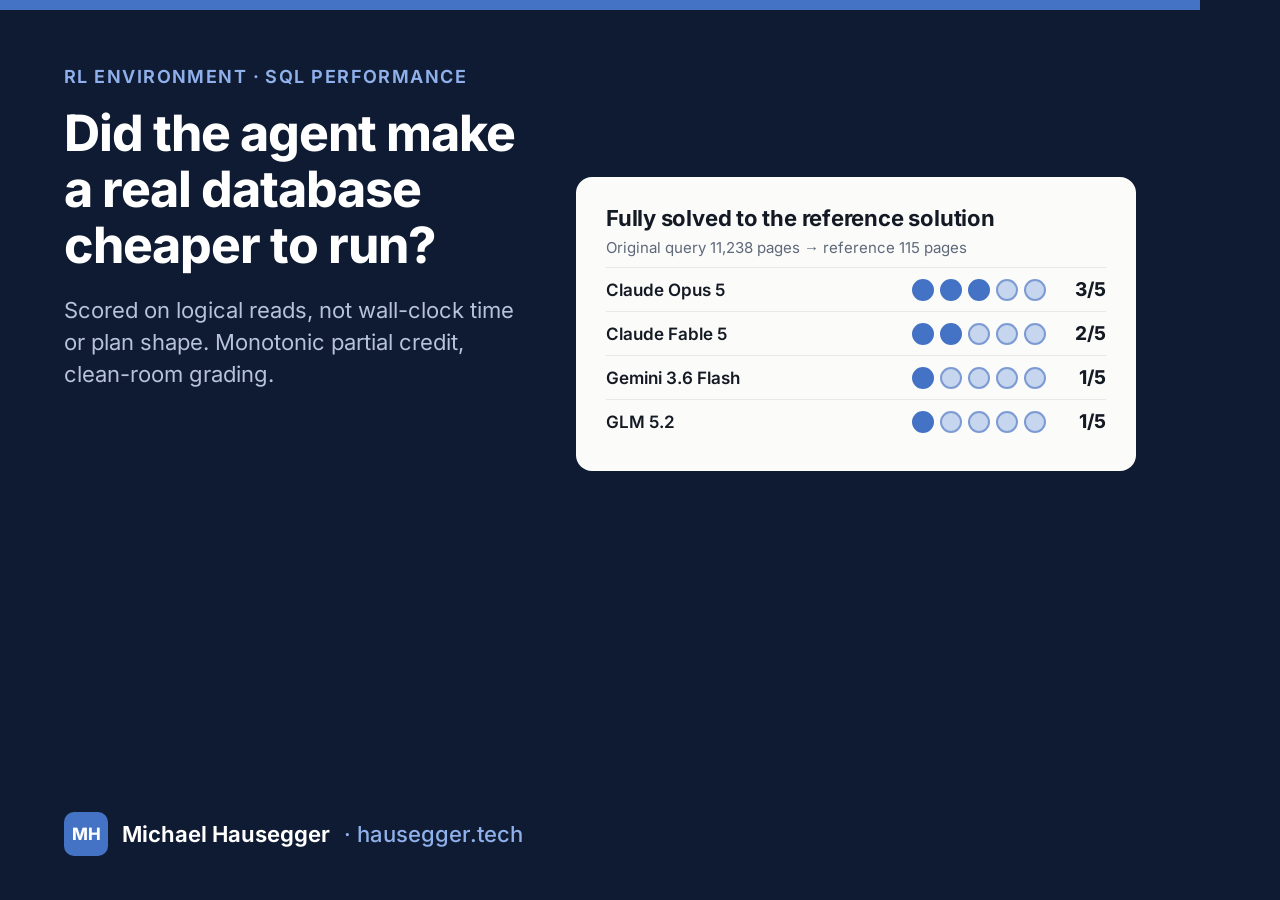
<file: tools/og/og.html>
<!doctype html>
<!--
  Source for assets/img/og-image.png (the LinkedIn/Twitter share card, 1200×630).
  Kept as HTML so the card uses the same font, colors and data as the site.
  Regenerate after changing results:
    google-chrome --headless=new --hide-scrollbars --window-size=1200,630 \
      --screenshot=assets/img/og-image.png tools/og/og.html
-->
<html lang="en">
<head>
<meta charset="utf-8">
<style>
  @font-face { font-family: "Inter"; src: url("../../assets/fonts/inter-latin-var.woff2") format("woff2"); font-weight: 100 900; }
  * { box-sizing: border-box; margin: 0; padding: 0; }
  html, body { width: 1200px; height: 630px; overflow: hidden; }
  body {
    font-family: "Inter", sans-serif; background: #0f1b33; color: #eef2f9;
    border-top: 10px solid #4472c4; display: grid; grid-template-columns: 1fr 560px;
    gap: 48px; padding: 56px 64px 48px;
  }
  .eyebrow { color: #8fb0ea; font-weight: 650; letter-spacing: .08em; text-transform: uppercase; font-size: 18px; }
  h1 { font-size: 50px; line-height: 1.12; letter-spacing: -.02em; font-weight: 750; margin: 18px 0 22px; color: #fff; }
  p { font-size: 22px; line-height: 1.45; color: #b7c3d9; }
  .who { position: absolute; left: 64px; bottom: 44px; display: flex; align-items: center; gap: 14px; font-size: 22px; font-weight: 650; color: #fff; }
  .who i { width: 44px; height: 44px; border-radius: 10px; background: #4472c4; display: grid; place-items: center; font-style: normal; font-size: 17px; font-weight: 750; }
  .who span { color: #8fb0ea; font-weight: 500; }
  .chart { background: #fbfbfa; color: #141a24; border-radius: 16px; padding: 28px 30px; align-self: center; }
  .chart h2 { font-size: 22px; line-height: 1.25; letter-spacing: -.01em; margin-bottom: 6px; }
  .sub { font-size: 15px; color: #5f6979; margin-bottom: 10px; }
  .row { display: grid; grid-template-columns: 170px 1fr 50px; align-items: center; gap: 10px; padding: 10px 0; border-top: 1px solid #e8e8e4; }
  .m { font-weight: 600; font-size: 17px; }
  .s { font-weight: 750; font-size: 19px; text-align: right; }
  .d { display: flex; gap: 6px; justify-content: flex-end; }
  .d b { width: 22px; height: 22px; border-radius: 50%; border: 2px solid #c9ced6; }
  .d b.f { background: #4472c4; border-color: #4472c4; }
  .d b.p { background: #c7d6ef; border-color: #7c9bd3; }
</style>
</head>
<body>
  <div>
    <div class="eyebrow">RL Environment · SQL performance</div>
    <h1>Did the agent make a real database cheaper to run?</h1>
    <p>Scored on logical reads, not wall-clock time or plan shape. Monotonic partial credit, clean-room grading.</p>
  </div>
  <div class="chart">
    <h2>Fully solved to the reference solution</h2>
    <div class="sub">Original query 11,238 pages → reference 115 pages</div>
    <div class="row"><span class="m">Claude Opus 5</span><span class="d"><b class="f"></b><b class="f"></b><b class="f"></b><b class="p"></b><b class="p"></b></span><span class="s">3/5</span></div>
    <div class="row"><span class="m">Claude Fable 5</span><span class="d"><b class="f"></b><b class="f"></b><b class="p"></b><b class="p"></b><b class="p"></b></span><span class="s">2/5</span></div>
    <div class="row"><span class="m">Gemini 3.6 Flash</span><span class="d"><b class="f"></b><b class="p"></b><b class="p"></b><b class="p"></b><b class="p"></b></span><span class="s">1/5</span></div>
    <div class="row"><span class="m">GLM 5.2</span><span class="d"><b class="f"></b><b class="p"></b><b class="p"></b><b class="p"></b><b class="p"></b></span><span class="s">1/5</span></div>
  </div>
  <div class="who"><i>MH</i>Michael Hausegger <span>· hausegger.tech</span></div>
</body>
</html>
</file>
<file: assets/css/style.css>
/*
 * hausegger.tech — single stylesheet, no build step.
 *
 * Why plain CSS: a 4-page personal site doesn't justify a toolchain; anything that needs
 * `npm install` in two years is a liability. All colors are tokens on :root so the dark
 * theme is a token swap, never a second set of rules.
 */

/* Self-hosted Inter (variable, latin subset). Deliberately NOT loaded from Google Fonts:
 * LG München (3 O 17493/20, 2022) held that sending visitor IPs to Google's font CDN without
 * consent violates GDPR. Self-hosting costs 48 KB and removes the question entirely. */
@font-face {
  font-family: "Inter";
  src: url("../fonts/inter-latin-var.woff2") format("woff2");
  font-weight: 100 900;
  font-style: normal;
  font-display: swap;
}

:root {
  /* Accent = the section-bar blue from the CV, so site and CV read as one brand. */
  --accent: #4472c4;
  --accent-strong: #2f5aa8;
  --accent-soft: #e8eef9;
  --on-accent: #ffffff;
  /* Primary buttons keep the exact CV blue in both themes (white on #4472c4 = 4.6:1). */
  --btn-bg: #4472c4;
  --btn-bg-hover: #355fae;

  --bg: #ffffff;
  --bg-alt: #f5f7fb;
  --surface: #ffffff;
  --text: #141a24;
  --text-2: #465061;
  --text-3: #5f6979;
  --border: #e2e7ef;

  /* The RL band is intentionally dark in BOTH themes: it is the one section that must
   * stand out from everything around it. */
  --band-bg: #0f1b33;
  --band-surface: #16254a;
  --band-text: #eef2f9;
  --band-text-2: #b7c3d9;
  --band-border: #2a3b63;
  --band-accent: #8fb0ea;

  --radius: 12px;
  --maxw: 1120px;
  --gutter: 16px;
  --shadow: 0 1px 2px rgb(16 24 40 / 0.04), 0 4px 16px rgb(16 24 40 / 0.06);
  color-scheme: light dark;
}

/* Dark tokens are defined twice: once for the OS preference, once for an explicit
 * data-theme="dark" override. The :not([data-theme="light"]) guard lets a future theme
 * toggle force light mode on a dark OS without touching these rules. */
@media (prefers-color-scheme: dark) {
  :root:not([data-theme="light"]) {
    --accent: #7fa3e0;
    --accent-strong: #a3bdea;
    --accent-soft: #1a2640;
    --on-accent: #0d1117;
    --bg: #0d1117;
    --bg-alt: #131a24;
    --surface: #161e2b;
    --text: #e6eaf0;
    --text-2: #aeb8c6;
    --text-3: #8d98a8;
    --border: #263042;
    --band-bg: #0a1430;
    --band-surface: #13214a;
    --shadow: none;
    --btn-bg-hover: #5a86d6;
  }
}
:root[data-theme="dark"] {
  --accent: #7fa3e0;
  --accent-strong: #a3bdea;
  --accent-soft: #1a2640;
  --on-accent: #0d1117;
  --bg: #0d1117;
  --bg-alt: #131a24;
  --surface: #161e2b;
  --text: #e6eaf0;
  --text-2: #aeb8c6;
  --text-3: #8d98a8;
  --border: #263042;
  --band-bg: #0a1430;
  --band-surface: #13214a;
  --shadow: none;
  --btn-bg-hover: #5a86d6;
}

/* ---------- Base ---------- */
*, *::before, *::after { box-sizing: border-box; }
html { scroll-behavior: smooth; -webkit-text-size-adjust: 100%; }
/* Anchor targets land below the sticky header instead of under it. */
:target, section[id] { scroll-margin-top: 72px; }
@media (prefers-reduced-motion: reduce) { html { scroll-behavior: auto; } }

body {
  margin: 0;
  background: var(--bg);
  color: var(--text);
  font-family: "Inter", system-ui, -apple-system, "Segoe UI", Roboto, sans-serif;
  font-size: 17px;
  line-height: 1.6;
  text-rendering: optimizeLegibility;
  -webkit-font-smoothing: antialiased;
}
img { max-width: 100%; height: auto; display: block; }
a { color: var(--accent); text-decoration-thickness: 1px; text-underline-offset: 3px; }
a:hover { color: var(--accent-strong); }
:focus-visible { outline: 2px solid var(--accent); outline-offset: 3px; border-radius: 4px; }

h1, h2, h3 { line-height: 1.2; letter-spacing: -0.02em; margin: 0 0 0.5em; text-wrap: balance; }
h1 { font-size: clamp(2.2rem, 5vw, 3.4rem); font-weight: 750; }
h2 { font-size: clamp(1.7rem, 3.4vw, 2.4rem); font-weight: 700; }
h3 { font-size: 1.15rem; font-weight: 650; letter-spacing: -0.01em; }
p { margin: 0 0 1em; }
ul { margin: 0; padding-left: 1.2em; }

.container { width: 100%; max-width: var(--maxw); margin: 0 auto; padding: 0 var(--gutter); }
@media (min-width: 720px) { :root { --gutter: 32px; } }

.skip-link {
  position: absolute; left: -9999px; top: 8px;
  background: var(--accent); color: var(--on-accent); padding: 8px 12px; border-radius: 6px;
}
.skip-link:focus { left: 8px; z-index: 100; }

/* ---------- Header ---------- */
.site-header {
  position: sticky; top: 0; z-index: 50;
  background: color-mix(in srgb, var(--bg) 88%, transparent);
  backdrop-filter: saturate(160%) blur(10px);
  -webkit-backdrop-filter: saturate(160%) blur(10px);
  border-bottom: 1px solid var(--border);
}
.site-header .container {
  display: flex; align-items: center; justify-content: space-between;
  gap: 16px; min-height: 60px;
}
.brand {
  display: inline-flex; align-items: center; gap: 10px;
  font-weight: 700; color: var(--text); text-decoration: none; white-space: nowrap;
}
.brand-mark {
  width: 30px; height: 30px; border-radius: 7px; background: #4472c4; color: #fff;
  display: grid; place-items: center; font-size: 0.8rem; font-weight: 750; letter-spacing: 0;
}
.site-nav ul { display: flex; gap: 4px; list-style: none; margin: 0; padding: 0; }
.site-nav a {
  display: block; padding: 6px 10px; border-radius: 6px;
  color: var(--text-2); text-decoration: none; font-size: 0.93rem; font-weight: 500;
}
.site-nav a:hover { color: var(--text); background: var(--bg-alt); }
.site-nav a.nav-rl { color: var(--accent); font-weight: 600; }
/* Narrow screens: no hamburger (it would need JS); keep only the two links that matter. */
@media (max-width: 760px) {
  .site-nav li.nav-optional { display: none; }
  .brand-name { display: none; }
}

/* ---------- Buttons ---------- */
.btn {
  display: inline-flex; align-items: center; gap: 8px;
  padding: 11px 18px; border-radius: 8px; border: 1px solid transparent;
  font-weight: 600; font-size: 0.97rem; text-decoration: none; line-height: 1.2;
  transition: background-color 0.15s, border-color 0.15s, color 0.15s;
}
.btn-primary { background: var(--btn-bg); color: #fff; }
.btn-primary:hover { background: var(--btn-bg-hover); color: #fff; }
.btn-ghost { border-color: var(--border); color: var(--text); background: var(--surface); }
.btn-ghost:hover { border-color: var(--accent); color: var(--accent); }
.btn-row { display: flex; flex-wrap: wrap; gap: 12px; }

/* ---------- Sections ---------- */
.section { padding: 80px 0; }
.section-alt { background: var(--bg-alt); }
.eyebrow {
  display: inline-block; margin-bottom: 14px;
  font-size: 0.8rem; font-weight: 650; letter-spacing: 0.08em; text-transform: uppercase;
  color: var(--accent);
}
.section-head { max-width: 720px; margin-bottom: 40px; }
.section-head p { color: var(--text-2); font-size: 1.08rem; }
/* CV echo: a short accent bar above section titles. */
.section-head h2::before {
  content: ""; display: block; width: 44px; height: 4px; border-radius: 2px;
  background: var(--accent); margin-bottom: 18px;
}

/* ---------- Hero ---------- */
.hero { padding: 88px 0 72px; }
.hero-grid { display: grid; gap: 48px; align-items: center; }
@media (min-width: 960px) { .hero-grid { grid-template-columns: 1.55fr 1fr; } }
.hero .role {
  font-size: clamp(1.15rem, 2.2vw, 1.4rem); font-weight: 600; color: var(--text);
  line-height: 1.4; margin-bottom: 18px; max-width: 34em;
}
.hero .lead { font-size: 1.08rem; color: var(--text-2); max-width: 38em; margin-bottom: 28px; }
.hero .meta {
  display: flex; flex-wrap: wrap; gap: 6px 18px; margin-top: 26px;
  color: var(--text-3); font-size: 0.92rem;
}
.facts {
  list-style: none; padding: 0; margin: 0;
  border: 1px solid var(--border); border-radius: var(--radius);
  background: var(--surface); box-shadow: var(--shadow);
}
.facts li { padding: 18px 22px; border-top: 1px solid var(--border); }
.facts li:first-child { border-top: 0; }
.facts strong { display: block; font-size: 1.02rem; color: var(--text); }
.facts span { color: var(--text-3); font-size: 0.92rem; }

/* ---------- RL band (the prominent section) ---------- */
.band {
  background: var(--band-bg); color: var(--band-text);
  padding: 96px 0;
  /* Subtle top accent rule so the band reads as "featured", not just "dark". */
  border-top: 4px solid #4472c4;
}
.band .eyebrow { color: var(--band-accent); }
.band h2 { color: #fff; max-width: 18em; }
.band .section-head h2::before { background: var(--band-accent); }
.band p { color: var(--band-text-2); }
.band a:not(.btn) { color: var(--band-accent); }
.band .btn-primary { background: #4472c4; color: #fff; }
.band .btn-primary:hover { background: #5a86d6; color: #fff; }
.band .btn-ghost { background: transparent; color: var(--band-text); border-color: var(--band-border); }
.band .btn-ghost:hover { border-color: var(--band-accent); color: #fff; }
.band-intro { display: grid; gap: 40px; align-items: start; margin-bottom: 48px; }
@media (min-width: 960px) { .band-intro { grid-template-columns: 1fr 1.1fr; gap: 56px; } }
.band-intro .copy p { font-size: 1.06rem; }
.band-note { font-size: 0.92rem; margin-top: 28px; }

/* ---------- Results chart (dots) ---------- */
.chart {
  background: #fbfbfa; color: #141a24; border-radius: var(--radius);
  padding: 26px 26px 18px; box-shadow: 0 10px 40px rgb(0 0 0 / 0.25);
}
.chart h3 { font-size: 1.25rem; margin-bottom: 6px; color: #141a24; }
.chart .sub { color: #5f6979; font-size: 0.9rem; margin-bottom: 14px; }
.legend {
  display: flex; flex-wrap: wrap; gap: 6px 16px; font-size: 0.82rem; color: #5f6979;
  margin-bottom: 8px;
}
.legend span { display: inline-flex; align-items: center; gap: 6px; }
.chart-rows { list-style: none; margin: 0; padding: 0; }
.chart-row {
  display: grid; grid-template-columns: minmax(7.5em, 1fr) auto 3.6em; gap: 12px;
  align-items: center; padding: 11px 0; border-top: 1px solid #e8e8e4;
}
.chart-row .model { font-weight: 600; font-size: 0.97rem; }
.chart-row .score { text-align: right; font-weight: 700; font-variant-numeric: tabular-nums; }
.chart-row .avg { display: block; font-weight: 500; font-size: 0.72rem; color: #6b7482; }
.dots { display: flex; flex-wrap: wrap; gap: 5px; justify-content: flex-end; max-width: 13.5em; }
.dot {
  width: 20px; height: 20px; border-radius: 50%;
  border: 2px solid #c9ced6; background: transparent; flex: none;
}
/* Three states, not two: partial credit is the whole point of the reward design, so the
 * chart must show it rather than collapse it into "failed". */
.dot.full { background: #4472c4; border-color: #4472c4; }
.dot.partial { background: #c7d6ef; border-color: #7c9bd3; }
.chart .foot { color: #6b7482; font-size: 0.78rem; margin: 12px 0 0; }
/* Phones: dots move to their own line under the model name, so a 9-run row never wraps. */
@media (max-width: 520px) {
  .chart { padding: 20px 16px 14px; }
  .chart-row { grid-template-columns: 1fr auto; grid-template-areas: "model score" "dots score"; row-gap: 6px; }
  .chart-row .model { grid-area: model; }
  .chart-row .score { grid-area: score; }
  .dots { grid-area: dots; justify-content: flex-start; max-width: none; }
  .dot { width: 18px; height: 18px; }
}

/* ---------- Cards ---------- */
.cards { display: grid; gap: 20px; }
@media (min-width: 720px) { .cards { grid-template-columns: repeat(2, 1fr); } }
@media (min-width: 1000px) { .cards.cols-3 { grid-template-columns: repeat(3, 1fr); } }
@media (min-width: 1000px) { .cards.cols-4 { grid-template-columns: repeat(4, 1fr); } }
.card {
  background: var(--surface); border: 1px solid var(--border);
  border-radius: var(--radius); padding: 24px; box-shadow: var(--shadow);
}
.card p { color: var(--text-2); font-size: 0.97rem; margin: 0; }
.card p + p { margin-top: 0.7em; }
.card .tags { margin-top: 14px; color: var(--text-3); font-size: 0.85rem; }
.card-icon {
  width: 38px; height: 38px; border-radius: 9px; margin-bottom: 16px;
  display: grid; place-items: center; background: var(--accent-soft); color: var(--accent);
}
.card-icon svg { width: 20px; height: 20px; }
.band .card { background: var(--band-surface); border-color: var(--band-border); box-shadow: none; }
.band .card h3 { color: #fff; }
.band .card p { color: var(--band-text-2); }
.band .card-icon { background: rgb(143 176 234 / 0.14); color: var(--band-accent); }

/* ---------- Timeline ---------- */
.timeline { list-style: none; margin: 0; padding: 0; border-left: 2px solid var(--border); }
.timeline > li { position: relative; padding: 0 0 36px 28px; }
.timeline > li:last-child { padding-bottom: 0; }
.timeline > li::before {
  content: ""; position: absolute; left: -7px; top: 7px;
  width: 12px; height: 12px; border-radius: 50%;
  background: var(--bg); border: 2px solid var(--accent);
}
.timeline > li.current::before { background: var(--accent); }
.timeline .when { font-size: 0.85rem; font-weight: 600; color: var(--accent); letter-spacing: 0.02em; }
.timeline h3 { margin: 4px 0 2px; }
.timeline .org { color: var(--text-3); font-size: 0.95rem; margin-bottom: 10px; }
.timeline ul { color: var(--text-2); font-size: 0.97rem; }
.timeline ul li { margin-bottom: 6px; }
.two-col { display: grid; gap: 48px; }
@media (min-width: 960px) { .two-col { grid-template-columns: 1.6fr 1fr; gap: 64px; } }
.side h3 { margin-top: 0; }
.side ul { list-style: none; padding: 0; color: var(--text-2); font-size: 0.97rem; }
.side li { padding: 10px 0; border-top: 1px solid var(--border); }
.side li:first-child { border-top: 0; padding-top: 0; }
.side li strong { color: var(--text); display: block; font-weight: 600; }
.side .block + .block { margin-top: 36px; }

/* ---------- Open source list ---------- */
.oss { display: grid; gap: 12px; list-style: none; padding: 0; margin: 0; }
@media (min-width: 720px) { .oss { grid-template-columns: repeat(2, 1fr); } }
@media (min-width: 1000px) { .oss { grid-template-columns: repeat(3, 1fr); } }
.oss li {
  border: 1px solid var(--border); background: var(--surface); border-radius: 10px;
  padding: 14px 18px;
}
.oss a { text-decoration: none; }
.oss strong { display: block; color: var(--text); }
.oss a:hover strong { color: var(--accent); text-decoration: underline; }
.oss a strong::after { content: " ↗"; color: var(--text-3); font-weight: 400; }
.oss span { color: var(--text-3); font-size: 0.92rem; }

/* ---------- Contact ---------- */
.contact-card {
  border: 1px solid var(--border); border-radius: 16px; background: var(--surface);
  padding: clamp(28px, 5vw, 56px); box-shadow: var(--shadow);
  display: grid; gap: 28px;
}
@media (min-width: 900px) { .contact-card { grid-template-columns: 1.3fr 1fr; align-items: center; } }
.contact-card h2::before { display: none; }
.contact-links { list-style: none; padding: 0; margin: 0; }
.contact-links li { padding: 12px 0; border-top: 1px solid var(--border); }
.contact-links li:first-child { border-top: 0; }
.contact-links .label {
  display: block; font-size: 0.78rem; text-transform: uppercase; letter-spacing: 0.08em;
  color: var(--text-3); font-weight: 600;
}
.contact-links a { font-weight: 600; text-decoration: none; word-break: break-word; }
.contact-links a:hover { text-decoration: underline; }
.also { color: var(--text-3); font-size: 0.95rem; margin: 18px 0 0; }

/* ---------- Deep page (rl-environments.html) ---------- */
.page-hero { padding: 72px 0 64px; }
.page-hero.band { padding: 80px 0 72px; }
.page-hero .lead { font-size: 1.12rem; max-width: 40em; }
.prose { max-width: 720px; }
.prose p, .prose li { color: var(--text-2); }
.prose h2 { margin-top: 0; }
.prose ul li { margin-bottom: 8px; }
.split { display: grid; gap: 40px; align-items: start; }
@media (min-width: 960px) { .split { grid-template-columns: 1fr 1fr; gap: 64px; } }

.table-wrap { overflow-x: auto; border: 1px solid var(--border); border-radius: var(--radius); background: var(--surface); }
table { width: 100%; border-collapse: collapse; font-size: 0.95rem; }
th, td { text-align: left; padding: 12px 16px; border-top: 1px solid var(--border); white-space: nowrap; }
thead th {
  border-top: 0; font-size: 0.78rem; text-transform: uppercase; letter-spacing: 0.06em;
  color: var(--text-3); font-weight: 650; background: var(--bg-alt);
}
td.num, th.num { text-align: right; font-variant-numeric: tabular-nums; }
caption { caption-side: bottom; text-align: left; padding: 10px 16px; color: var(--text-3); font-size: 0.85rem; }

.evidence { display: grid; gap: 16px; }
.evidence figure { margin: 0; }
.evidence a { display: block; border: 1px solid var(--border); border-radius: 8px; overflow: hidden; background: #2b2b2b; }
.evidence a:hover { border-color: var(--accent); }
.evidence figcaption { font-size: 0.85rem; color: var(--text-3); margin-top: 6px; }
.evidence-group + .evidence-group { margin-top: 40px; }

.cta-band { text-align: center; }
.cta-band h2 { max-width: none; margin-left: auto; margin-right: auto; }
.cta-band p { max-width: 40em; margin-left: auto; margin-right: auto; }
.cta-band .btn-row { justify-content: center; }

/* ---------- Legal pages ---------- */
.legal { padding: 64px 0 80px; }
.legal .prose h2 { font-size: 1.3rem; margin-top: 2em; }
.legal .prose h2::before { display: none; }
.legal dl { display: grid; grid-template-columns: minmax(9em, 14em) 1fr; gap: 10px 24px; color: var(--text-2); }
.legal dt { font-weight: 600; color: var(--text); }
.legal dd { margin: 0; }
@media (max-width: 560px) { .legal dl { grid-template-columns: 1fr; gap: 2px; } .legal dd { margin-bottom: 10px; } }
.todo { background: #fff3cd; color: #6b4e00; padding: 0 4px; border-radius: 3px; }

/* ---------- Footer ---------- */
.site-footer { border-top: 1px solid var(--border); padding: 28px 0; color: var(--text-3); font-size: 0.9rem; }
.site-footer .container { display: flex; flex-wrap: wrap; gap: 8px 24px; justify-content: space-between; }
.site-footer nav { display: flex; gap: 20px; }
.site-footer a { color: var(--text-3); text-decoration: none; }
.site-footer a:hover { color: var(--accent); }

/* ---------- Utilities (replace former inline styles) ---------- */
.mt { margin-top: 28px; }
.mt-lg { margin-top: 48px; }
.muted { color: var(--text-2); }
.fine-print { color: var(--text-3); font-size: 0.95rem; margin-top: 28px; }
.section-head.tight { margin-bottom: 24px; }
.band strong.hl { color: #fff; }
.chart { margin: 0; }
.page-hero h1 { color: #fff; max-width: 16em; }
.notfound { text-align: center; padding: 80px 16px; }
.notfound .btn-row { justify-content: center; }
/* Visually hidden but read by screen readers (chart rows announce one full sentence). */
.sr-only {
  position: absolute; width: 1px; height: 1px; padding: 0; margin: -1px;
  overflow: hidden; clip: rect(0 0 0 0); white-space: nowrap; border: 0;
}

/* ---------- Code ---------- */
code {
  font-family: ui-monospace, "SF Mono", "JetBrains Mono", Menlo, Consolas, monospace;
  font-size: 0.88em; background: var(--accent-soft); padding: 1px 5px; border-radius: 4px;
}
pre.code {
  margin: 0; padding: 16px 18px; overflow-x: auto; border-radius: var(--radius);
  background: #141a24; color: #e6eaf0; font-size: 0.85rem; line-height: 1.6;
}
pre.code code { background: none; padding: 0; font-size: inherit; color: inherit; }
.band code { background: rgb(143 176 234 / 0.14); color: var(--band-text); }
.card strong.hl { color: var(--text); }
.band .card strong.hl { color: #fff; }

/* ---------- Portrait ---------- */
/* The source photo is only 288 px, so it is shown small (max 112 px = 2.5x density) to stay sharp. */
.hero-id { display: flex; align-items: center; gap: 22px; margin-bottom: 22px; }
.hero-id h1 { margin: 0; font-size: clamp(2rem, 4.2vw, 2.9rem); }
.portrait {
  width: 112px; height: 112px; border-radius: 50%; object-fit: cover; flex: none;
  border: 3px solid var(--surface); box-shadow: 0 0 0 2px #4472c4;
}
@media (max-width: 520px) { .portrait { width: 80px; height: 80px; } .hero-id { gap: 16px; } }
</file>
